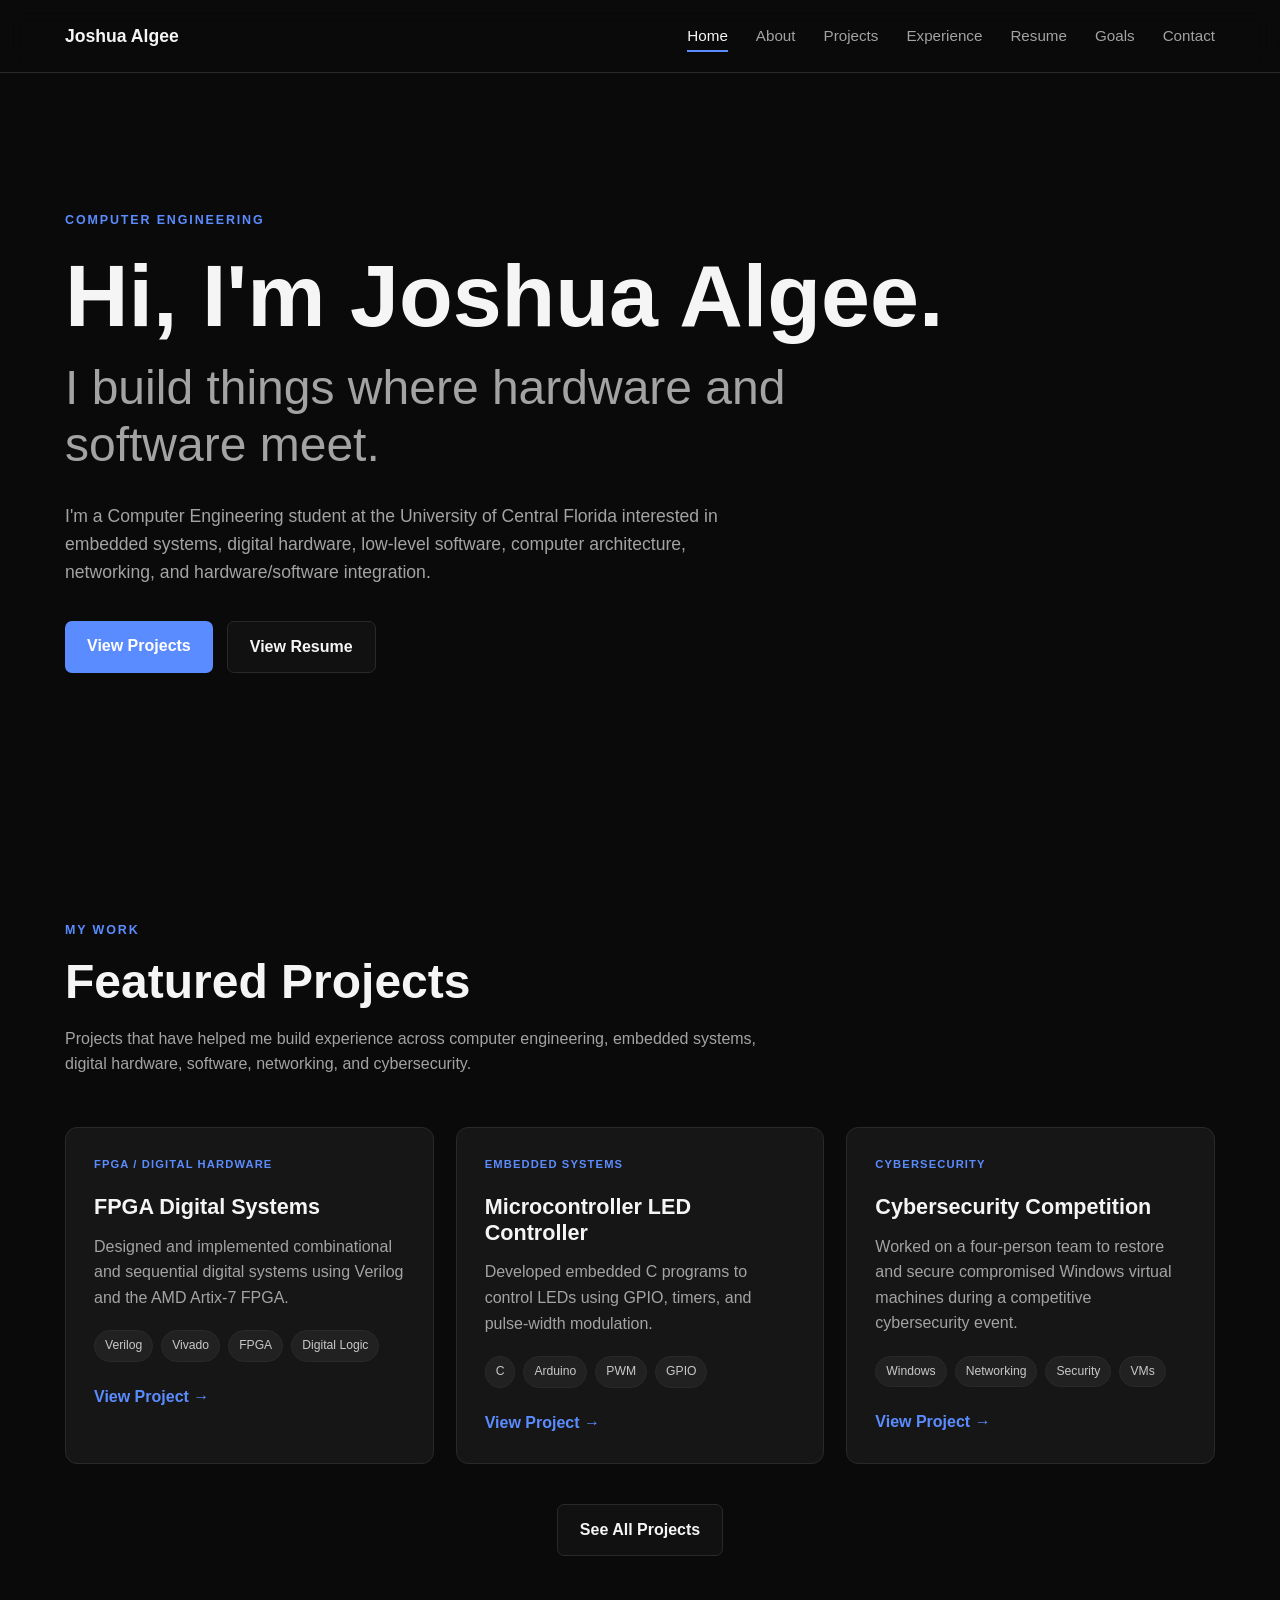
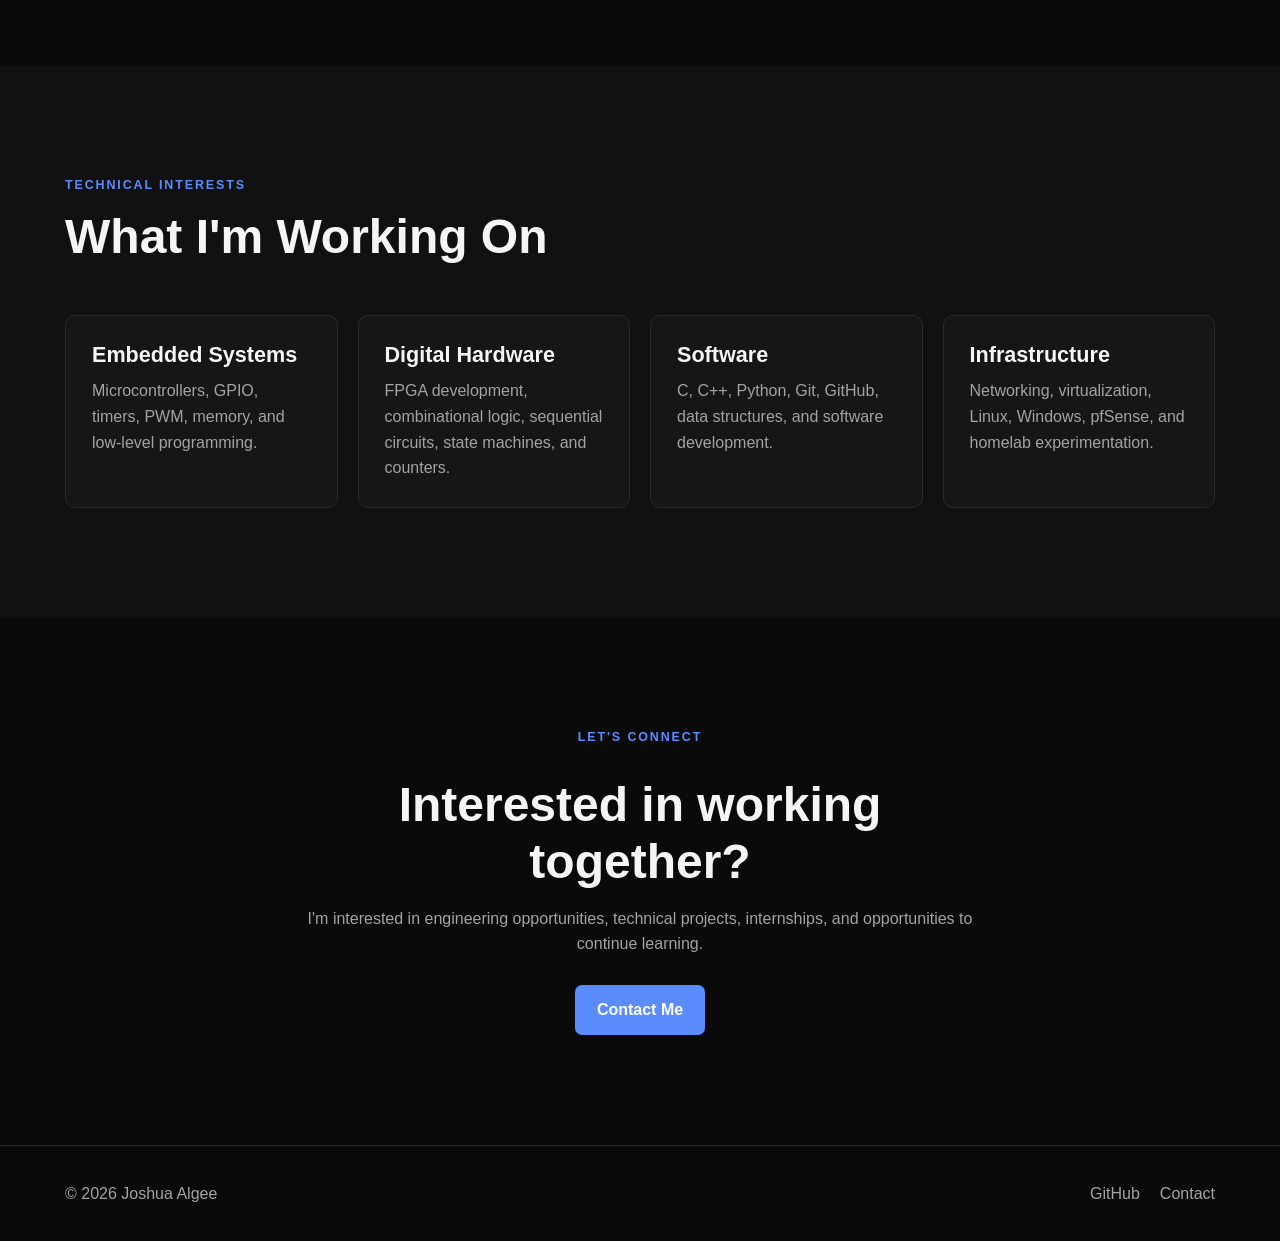
<file: index.html>
<!DOCTYPE html>
<html lang="en">

<head>
    <meta charset="UTF-8">

    <meta
        name="viewport"
        content="width=device-width, initial-scale=1.0"
    >

    <meta
        name="description"
        content="Joshua Algee - Computer Engineering student at the University of Central Florida. Projects in embedded systems, FPGA development, software, networking, and computer engineering."
    >

    <title>Joshua Algee | Computer Engineering</title>

    <link rel="stylesheet" href="styles.css">
</head>


<body data-page="home">

<header class="site-header">

    <nav class="navbar container">

        <a class="logo" href="index.html">
            Joshua Algee
        </a>

        <button
            class="menu-button"
            id="menu-button"
            aria-label="Open navigation menu"
        >
            ☰
        </button>

        <ul class="nav-links" id="nav-links">

            <li>
                <a data-nav="home" href="index.html">
                    Home
                </a>
            </li>

            <li>
                <a data-nav="about" href="about.html">
                    About
                </a>
            </li>

            <li>
                <a data-nav="projects" href="projects.html">
                    Projects
                </a>
            </li>

            <li>
                <a data-nav="experience" href="experience.html">
                    Experience
                </a>
            </li>

            <li>
                <a data-nav="resume" href="resume.html">
                    Resume
                </a>
            </li>

            <li>
                <a data-nav="goals" href="goals.html">
                    Goals
                </a>
            </li>

            <li>
                <a data-nav="contact" href="contact.html">
                    Contact
                </a>
            </li>

        </ul>

    </nav>

</header>


<main>

    <section class="hero">

        <div class="container hero-content">

            <p class="eyebrow">
                COMPUTER ENGINEERING
            </p>

            <h1>
                Hi, I'm Joshua Algee.
            </h1>

            <h2>
                I build things where hardware and software meet.
            </h2>

            <p class="hero-description">
                I'm a Computer Engineering student at the University of
                Central Florida interested in embedded systems, digital
                hardware, low-level software, computer architecture,
                networking, and hardware/software integration.
            </p>

            <div class="hero-buttons">

                <a
                    class="button primary-button"
                    href="projects.html"
                >
                    View Projects
                </a>

                <a
                    class="button secondary-button"
                    href="resume.html"
                >
                    View Resume
                </a>

            </div>

        </div>

    </section>


    <section class="section">

        <div class="container">

            <div class="section-heading">

                <p class="eyebrow">
                    MY WORK
                </p>

                <h2>
                    Featured Projects
                </h2>

                <p>
                    Projects that have helped me build experience across
                    computer engineering, embedded systems, digital hardware,
                    software, networking, and cybersecurity.
                </p>

            </div>


            <div class="project-grid">

                <article class="project-card">

                    <div class="project-content">

                        <p class="project-type">
                            FPGA / DIGITAL HARDWARE
                        </p>

                        <h3>
                            FPGA Digital Systems
                        </h3>

                        <p>
                            Designed and implemented combinational and
                            sequential digital systems using Verilog and
                            the AMD Artix-7 FPGA.
                        </p>

                        <div class="tags">
                            <span>Verilog</span>
                            <span>Vivado</span>
                            <span>FPGA</span>
                            <span>Digital Logic</span>
                        </div>

                        <a
                            class="text-link"
                            href="projects/fpga-digital-systems.html"
                        >
                            View Project →
                        </a>

                    </div>

                </article>


                <article class="project-card">

                    <div class="project-content">

                        <p class="project-type">
                            EMBEDDED SYSTEMS
                        </p>

                        <h3>
                            Microcontroller LED Controller
                        </h3>

                        <p>
                            Developed embedded C programs to control LEDs
                            using GPIO, timers, and pulse-width modulation.
                        </p>

                        <div class="tags">
                            <span>C</span>
                            <span>Arduino</span>
                            <span>PWM</span>
                            <span>GPIO</span>
                        </div>

                        <a
                            class="text-link"
                            href="projects/arduino-led-controller.html"
                        >
                            View Project →
                        </a>

                    </div>

                </article>


                <article class="project-card">

                    <div class="project-content">

                        <p class="project-type">
                            CYBERSECURITY
                        </p>

                        <h3>
                            Cybersecurity Competition
                        </h3>

                        <p>
                            Worked on a four-person team to restore and
                            secure compromised Windows virtual machines
                            during a competitive cybersecurity event.
                        </p>

                        <div class="tags">
                            <span>Windows</span>
                            <span>Networking</span>
                            <span>Security</span>
                            <span>VMs</span>
                        </div>

                        <a
                            class="text-link"
                            href="projects/cybersecurity-competition.html"
                        >
                            View Project →
                        </a>

                    </div>

                </article>

            </div>


            <div class="center-button">

                <a
                    href="projects.html"
                    class="button secondary-button"
                >
                    See All Projects
                </a>

            </div>

        </div>

    </section>


    <section class="section alternate-section">

        <div class="container">

            <div class="section-heading">

                <p class="eyebrow">
                    TECHNICAL INTERESTS
                </p>

                <h2>
                    What I'm Working On
                </h2>

            </div>


            <div class="skills-grid">

                <div class="skill-card">

                    <h3>
                        Embedded Systems
                    </h3>

                    <p>
                        Microcontrollers, GPIO, timers, PWM,
                        memory, and low-level programming.
                    </p>

                </div>


                <div class="skill-card">

                    <h3>
                        Digital Hardware
                    </h3>

                    <p>
                        FPGA development, combinational logic,
                        sequential circuits, state machines, and counters.
                    </p>

                </div>


                <div class="skill-card">

                    <h3>
                        Software
                    </h3>

                    <p>
                        C, C++, Python, Git, GitHub,
                        data structures, and software development.
                    </p>

                </div>


                <div class="skill-card">

                    <h3>
                        Infrastructure
                    </h3>

                    <p>
                        Networking, virtualization, Linux,
                        Windows, pfSense, and homelab experimentation.
                    </p>

                </div>

            </div>

        </div>

    </section>


    <section class="section">

        <div class="container contact-cta">

            <p class="eyebrow">
                LET'S CONNECT
            </p>

            <h2>
                Interested in working together?
            </h2>

            <p>
                I'm interested in engineering opportunities,
                technical projects, internships, and opportunities
                to continue learning.
            </p>

            <a
                class="button primary-button"
                href="contact.html"
            >
                Contact Me
            </a>

        </div>

    </section>

</main>


<footer>

    <div class="container footer-content">

        <p>
            © <span id="year"></span> Joshua Algee
        </p>

        <div class="footer-links">

            <a
                href="https://github.com/joshua-algee"
                target="_blank"
                rel="noopener noreferrer"
            >
                GitHub
            </a>

            <a href="contact.html">
                Contact
            </a>

        </div>

    </div>

</footer>


<script src="script.js"></script>

</body>

</html>
</file>
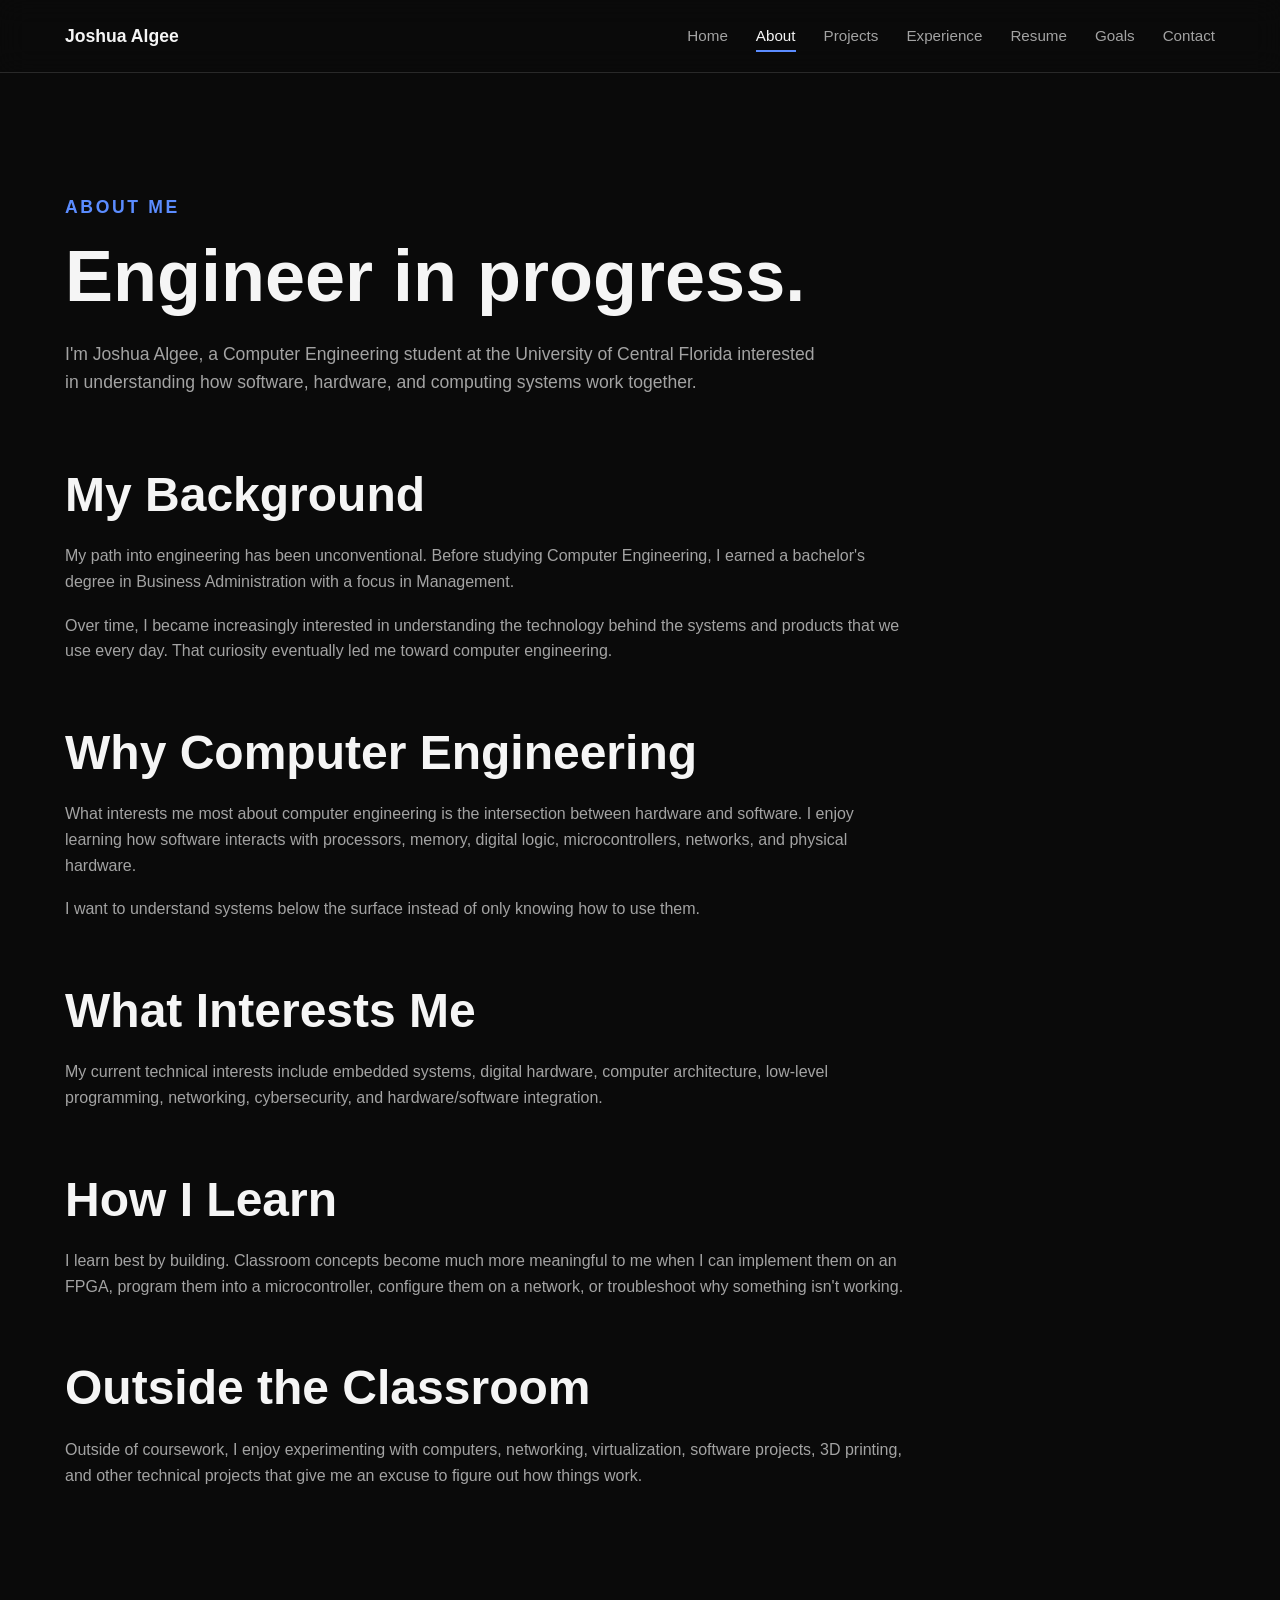
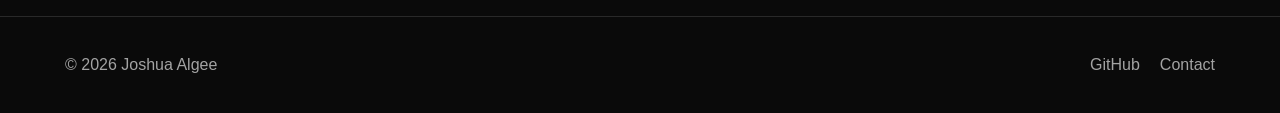
<file: about.html>
<!DOCTYPE html>
<html lang="en">

<head>
    <meta charset="UTF-8">

    <meta
        name="viewport"
        content="width=device-width, initial-scale=1.0"
    >

    <title>About | Joshua Algee</title>

    <link rel="stylesheet" href="styles.css">
</head>


<body data-page="about">

<header class="site-header">

    <nav class="navbar container">

        <a class="logo" href="index.html">
            Joshua Algee
        </a>

        <button
            class="menu-button"
            id="menu-button"
            aria-label="Open navigation menu"
        >
            ☰
        </button>

        <ul class="nav-links" id="nav-links">

            <li><a data-nav="home" href="index.html">Home</a></li>
            <li><a data-nav="about" href="about.html">About</a></li>
            <li><a data-nav="projects" href="projects.html">Projects</a></li>
            <li><a data-nav="experience" href="experience.html">Experience</a></li>
            <li><a data-nav="resume" href="resume.html">Resume</a></li>
            <li><a data-nav="goals" href="goals.html">Goals</a></li>
            <li><a data-nav="contact" href="contact.html">Contact</a></li>

        </ul>

    </nav>

</header>


<main>

    <section class="page-header">

        <div class="container">

            <p class="eyebrow">
                ABOUT ME
            </p>

            <h1>
                Engineer in progress.
            </h1>

            <p>
                I'm Joshua Algee, a Computer Engineering student at the
                University of Central Florida interested in understanding
                how software, hardware, and computing systems work together.
            </p>

        </div>

    </section>


    <section class="content-section">

        <div class="container">

            <h2>
                My Background
            </h2>

            <p>
                My path into engineering has been unconventional.
                Before studying Computer Engineering, I earned a bachelor's
                degree in Business Administration with a focus in Management.
            </p>

            <p>
                Over time, I became increasingly interested in understanding
                the technology behind the systems and products that we use
                every day. That curiosity eventually led me toward computer
                engineering.
            </p>


            <h2>
                Why Computer Engineering
            </h2>

            <p>
                What interests me most about computer engineering is the
                intersection between hardware and software. I enjoy learning
                how software interacts with processors, memory, digital logic,
                microcontrollers, networks, and physical hardware.
            </p>

            <p>
                I want to understand systems below the surface instead of only
                knowing how to use them.
            </p>


            <h2>
                What Interests Me
            </h2>

            <p>
                My current technical interests include embedded systems,
                digital hardware, computer architecture, low-level
                programming, networking, cybersecurity, and
                hardware/software integration.
            </p>


            <h2>
                How I Learn
            </h2>

            <p>
                I learn best by building. Classroom concepts become much more
                meaningful to me when I can implement them on an FPGA,
                program them into a microcontroller, configure them on a
                network, or troubleshoot why something isn't working.
            </p>


            <h2>
                Outside the Classroom
            </h2>

            <p>
                Outside of coursework, I enjoy experimenting with computers,
                networking, virtualization, software projects, 3D printing,
                and other technical projects that give me an excuse to figure
                out how things work.
            </p>

        </div>

    </section>

</main>


<footer>

    <div class="container footer-content">

        <p>
            © <span id="year"></span> Joshua Algee
        </p>

        <div class="footer-links">

            <a
                href="https://github.com/joshua-algee"
                target="_blank"
                rel="noopener noreferrer"
            >
                GitHub
            </a>

            <a href="contact.html">
                Contact
            </a>

        </div>

    </div>

</footer>


<script src="script.js"></script>

</body>

</html>
</file>
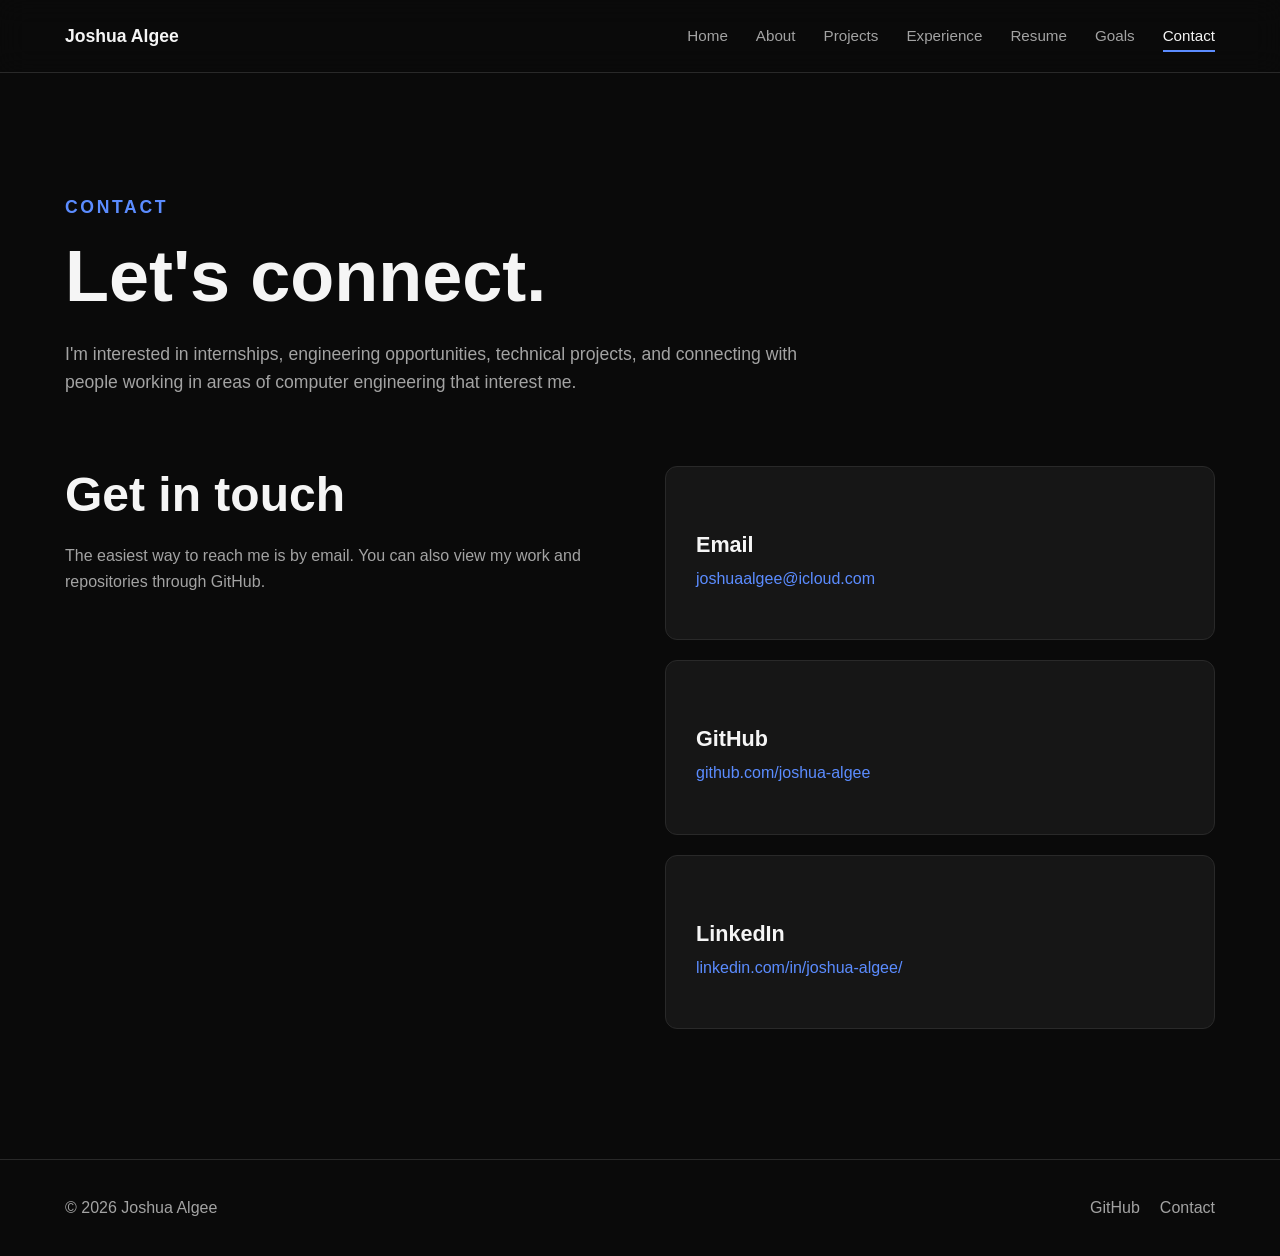
<file: contact.html>
<!DOCTYPE html>
<html lang="en">

<head>
    <meta charset="UTF-8">

    <meta
        name="viewport"
        content="width=device-width, initial-scale=1.0"
    >

    <title>Contact | Joshua Algee</title>

    <link rel="stylesheet" href="styles.css">
</head>


<body data-page="contact">

<header class="site-header">

    <nav class="navbar container">

        <a class="logo" href="index.html">
            Joshua Algee
        </a>

        <button
            class="menu-button"
            id="menu-button"
            aria-label="Open navigation menu"
        >
            ☰
        </button>

        <ul class="nav-links" id="nav-links">

            <li><a data-nav="home" href="index.html">Home</a></li>
            <li><a data-nav="about" href="about.html">About</a></li>
            <li><a data-nav="projects" href="projects.html">Projects</a></li>
            <li><a data-nav="experience" href="experience.html">Experience</a></li>
            <li><a data-nav="resume" href="resume.html">Resume</a></li>
            <li><a data-nav="goals" href="goals.html">Goals</a></li>
            <li><a data-nav="contact" href="contact.html">Contact</a></li>

        </ul>

    </nav>

</header>


<main>

    <section class="page-header">

        <div class="container">

            <p class="eyebrow">
                CONTACT
            </p>

            <h1>
                Let's connect.
            </h1>

            <p>
                I'm interested in internships, engineering opportunities,
                technical projects, and connecting with people working
                in areas of computer engineering that interest me.
            </p>

        </div>

    </section>


    <section class="content-section">

        <div class="container">

            <div class="contact-layout">

                <div>

                    <h2>
                        Get in touch
                    </h2>

                    <p>
                        The easiest way to reach me is by email.
                        You can also view my work and repositories
                        through GitHub.
                    </p>

                </div>


                <div>

                    <div class="contact-card">

                        <h3>
                            Email
                        </h3>

                        <p>
                            <a href="mailto:joshuaalgee@icloud.com">
                                joshuaalgee@icloud.com
                            </a>
                        </p>

                    </div>


                    <div class="contact-card">

                        <h3>
                            GitHub
                        </h3>

                        <p>
                            <a
                                href="https://github.com/joshua-algee"
                                target="_blank"
                                rel="noopener noreferrer"
                            >
                                github.com/joshua-algee
                            </a>
                        </p>

                    </div>


                    <div class="contact-card">

                        <h3>
                            LinkedIn
                        </h3>

                        <p>
                             <a
                                href="https://www.linkedin.com/in/joshuaalgee/"
                                target="_blank"
                                rel="noopener noreferrer"
                            >
                                linkedin.com/in/joshua-algee/
                            </a>
                        </p>

                    </div>

                </div>

            </div>

        </div>

    </section>

</main>


<footer>

    <div class="container footer-content">

        <p>
            © <span id="year"></span> Joshua Algee
        </p>

        <div class="footer-links">

            <a
                href="https://github.com/joshua-algee"
                target="_blank"
                rel="noopener noreferrer"
            >
                GitHub
            </a>

            <a href="contact.html">
                Contact
            </a>

        </div>

    </div>

</footer>


<script src="script.js"></script>

</body>

</html>
</file>
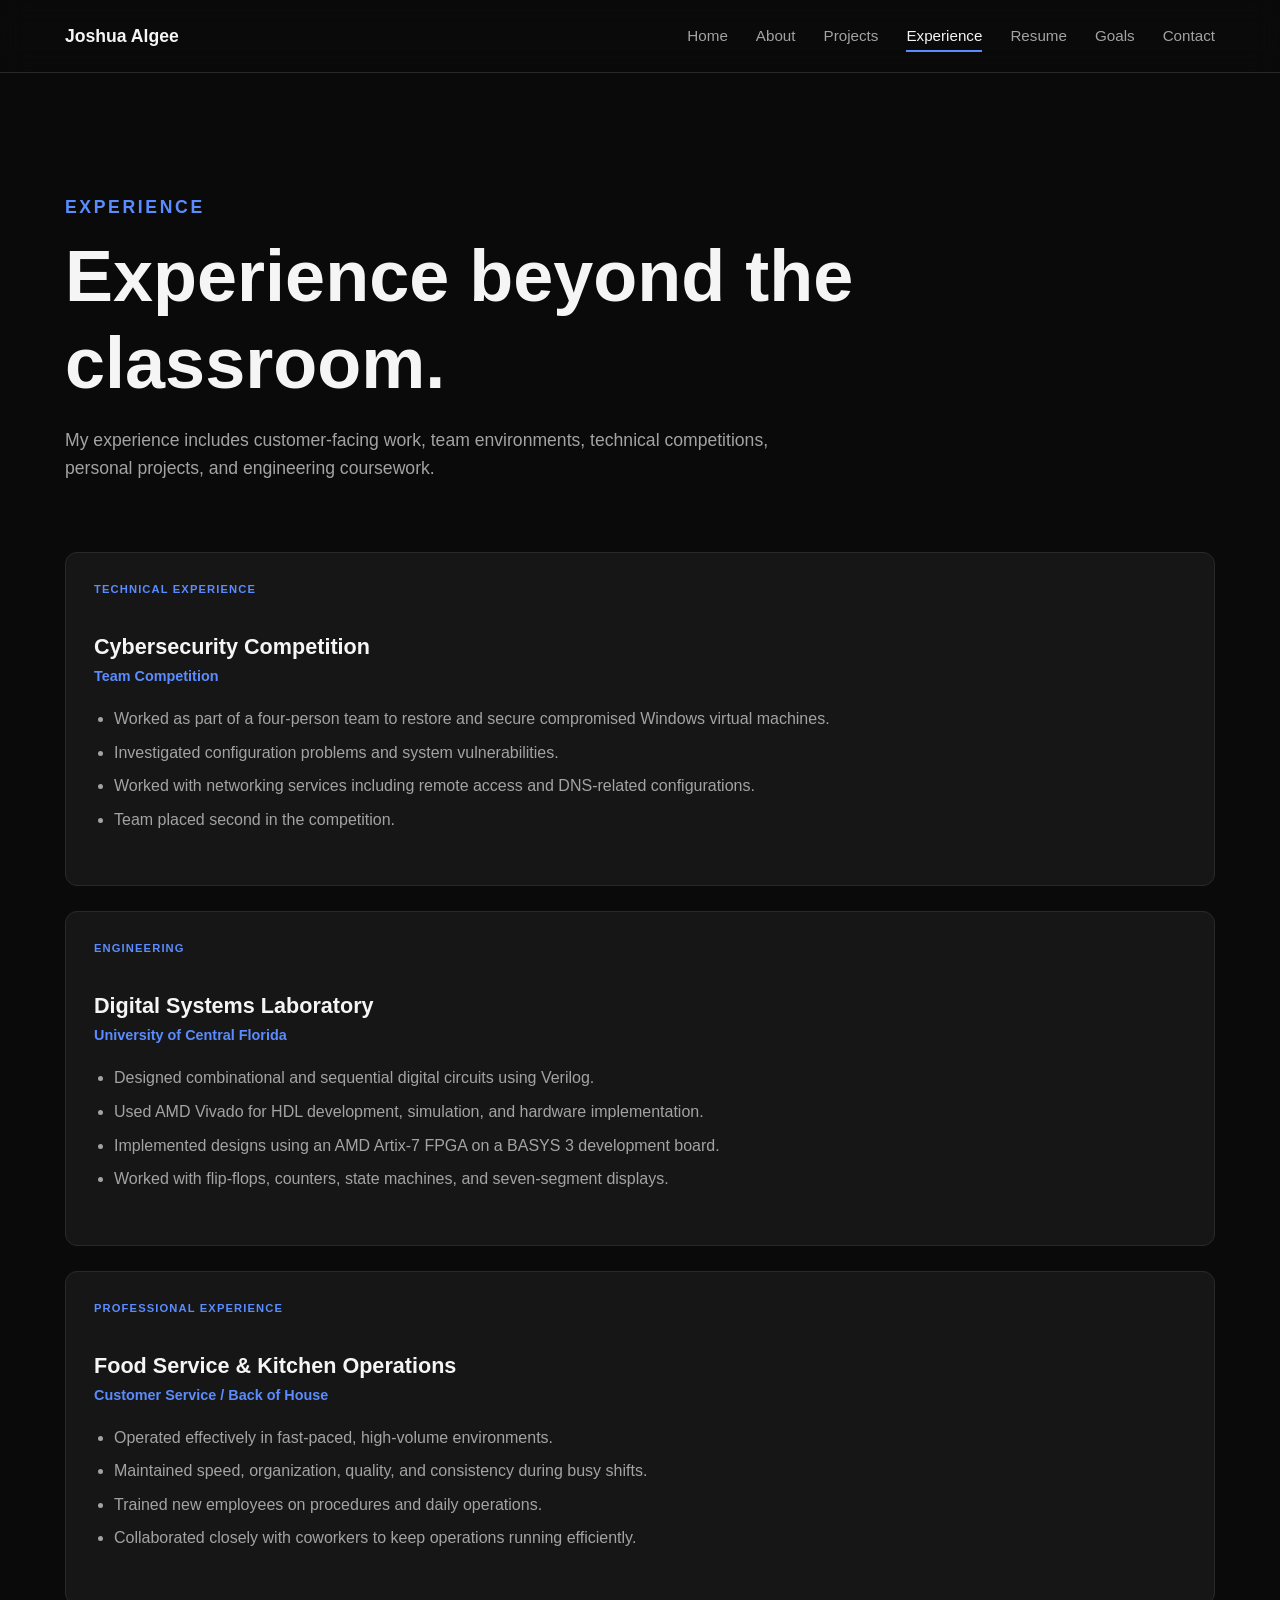
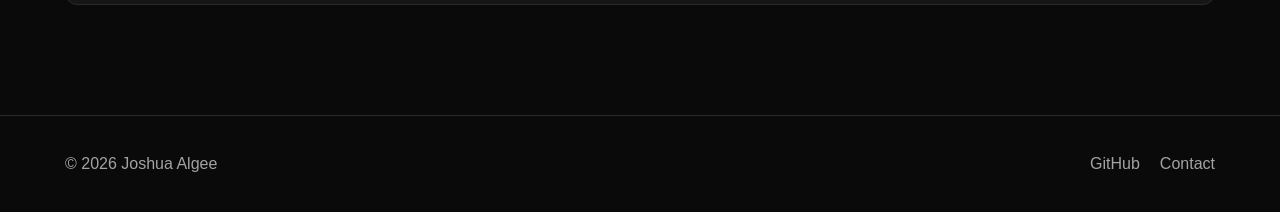
<file: experience.html>
<!DOCTYPE html>
<html lang="en">

<head>
    <meta charset="UTF-8">

    <meta
        name="viewport"
        content="width=device-width, initial-scale=1.0"
    >

    <title>Experience | Joshua Algee</title>

    <link rel="stylesheet" href="styles.css">
</head>


<body data-page="experience">

<header class="site-header">

    <nav class="navbar container">

        <a class="logo" href="index.html">
            Joshua Algee
        </a>

        <button
            class="menu-button"
            id="menu-button"
            aria-label="Open navigation menu"
        >
            ☰
        </button>

        <ul class="nav-links" id="nav-links">

            <li><a data-nav="home" href="index.html">Home</a></li>
            <li><a data-nav="about" href="about.html">About</a></li>
            <li><a data-nav="projects" href="projects.html">Projects</a></li>
            <li><a data-nav="experience" href="experience.html">Experience</a></li>
            <li><a data-nav="resume" href="resume.html">Resume</a></li>
            <li><a data-nav="goals" href="goals.html">Goals</a></li>
            <li><a data-nav="contact" href="contact.html">Contact</a></li>

        </ul>

    </nav>

</header>


<main>

    <section class="page-header">

        <div class="container">

            <p class="eyebrow">
                EXPERIENCE
            </p>

            <h1>
                Experience beyond the classroom.
            </h1>

            <p>
                My experience includes customer-facing work,
                team environments, technical competitions,
                personal projects, and engineering coursework.
            </p>

        </div>

    </section>


    <section class="content-section">

        <div class="container">

            <div class="timeline">

                <div class="timeline-item">

                    <p class="project-type">
                        TECHNICAL EXPERIENCE
                    </p>

                    <h3>
                        Cybersecurity Competition
                    </h3>

                    <p class="timeline-meta">
                        Team Competition
                    </p>

                    <ul>
                        <li>
                            Worked as part of a four-person team to restore
                            and secure compromised Windows virtual machines.
                        </li>

                        <li>
                            Investigated configuration problems and
                            system vulnerabilities.
                        </li>

                        <li>
                            Worked with networking services including
                            remote access and DNS-related configurations.
                        </li>

                        <li>
                            Team placed second in the competition.
                        </li>
                    </ul>

                </div>


                <div class="timeline-item">

                    <p class="project-type">
                        ENGINEERING
                    </p>

                    <h3>
                        Digital Systems Laboratory
                    </h3>

                    <p class="timeline-meta">
                        University of Central Florida
                    </p>

                    <ul>
                        <li>
                            Designed combinational and sequential digital
                            circuits using Verilog.
                        </li>

                        <li>
                            Used AMD Vivado for HDL development,
                            simulation, and hardware implementation.
                        </li>

                        <li>
                            Implemented designs using an AMD Artix-7 FPGA
                            on a BASYS 3 development board.
                        </li>

                        <li>
                            Worked with flip-flops, counters,
                            state machines, and seven-segment displays.
                        </li>
                    </ul>

                </div>


                <div class="timeline-item">

                    <p class="project-type">
                        PROFESSIONAL EXPERIENCE
                    </p>

                    <h3>
                        Food Service & Kitchen Operations
                    </h3>

                    <p class="timeline-meta">
                        Customer Service / Back of House
                    </p>

                    <ul>
                        <li>
                            Operated effectively in fast-paced,
                            high-volume environments.
                        </li>

                        <li>
                            Maintained speed, organization, quality,
                            and consistency during busy shifts.
                        </li>

                        <li>
                            Trained new employees on procedures
                            and daily operations.
                        </li>

                        <li>
                            Collaborated closely with coworkers
                            to keep operations running efficiently.
                        </li>
                    </ul>

                </div>

            </div>

        </div>

    </section>

</main>


<footer>

    <div class="container footer-content">

        <p>
            © <span id="year"></span> Joshua Algee
        </p>

        <div class="footer-links">

            <a
                href="https://github.com/joshua-algee"
                target="_blank"
                rel="noopener noreferrer"
            >
                GitHub
            </a>

            <a href="contact.html">
                Contact
            </a>

        </div>

    </div>

</footer>


<script src="script.js"></script>

</body>

</html>
</file>
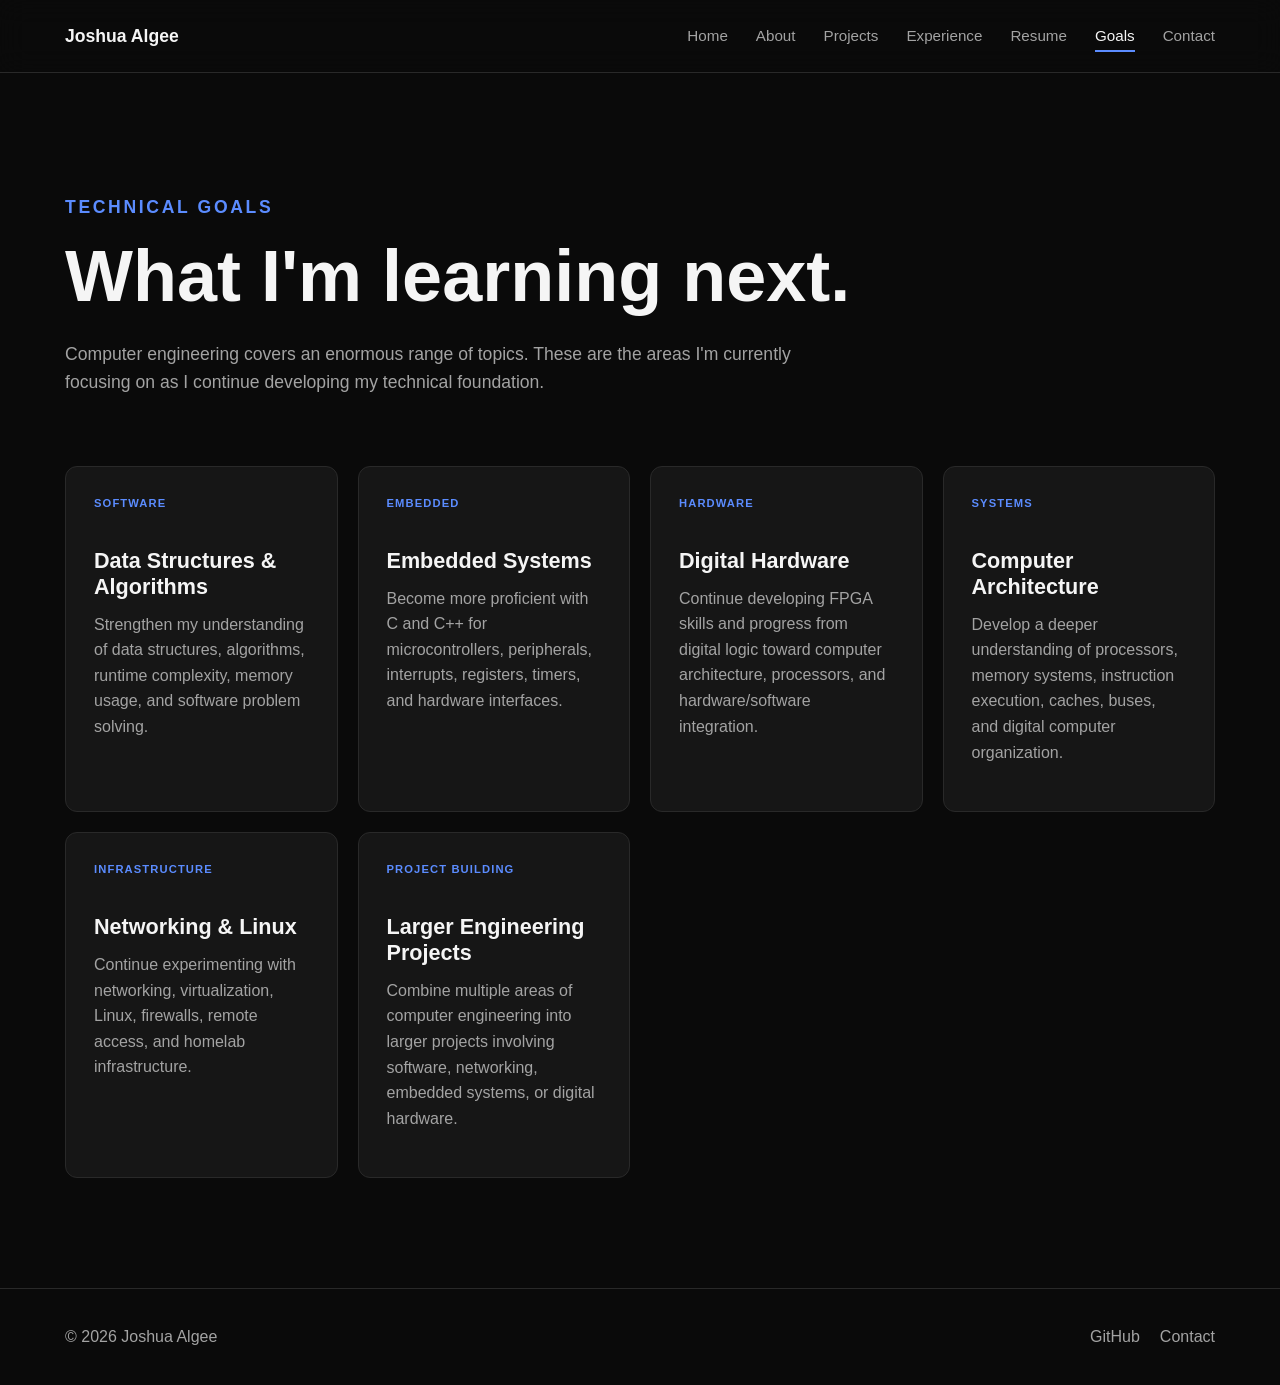
<file: goals.html>
<!DOCTYPE html>
<html lang="en">

<head>
    <meta charset="UTF-8">

    <meta
        name="viewport"
        content="width=device-width, initial-scale=1.0"
    >

    <title>Goals | Joshua Algee</title>

    <link rel="stylesheet" href="styles.css">
</head>


<body data-page="goals">

<header class="site-header">

    <nav class="navbar container">

        <a class="logo" href="index.html">
            Joshua Algee
        </a>

        <button
            class="menu-button"
            id="menu-button"
            aria-label="Open navigation menu"
        >
            ☰
        </button>

        <ul class="nav-links" id="nav-links">

            <li><a data-nav="home" href="index.html">Home</a></li>
            <li><a data-nav="about" href="about.html">About</a></li>
            <li><a data-nav="projects" href="projects.html">Projects</a></li>
            <li><a data-nav="experience" href="experience.html">Experience</a></li>
            <li><a data-nav="resume" href="resume.html">Resume</a></li>
            <li><a data-nav="goals" href="goals.html">Goals</a></li>
            <li><a data-nav="contact" href="contact.html">Contact</a></li>

        </ul>

    </nav>

</header>


<main>

    <section class="page-header">

        <div class="container">

            <p class="eyebrow">
                TECHNICAL GOALS
            </p>

            <h1>
                What I'm learning next.
            </h1>

            <p>
                Computer engineering covers an enormous range of topics.
                These are the areas I'm currently focusing on as I continue
                developing my technical foundation.
            </p>

        </div>

    </section>


    <section class="content-section">

        <div class="container">

            <div class="goal-grid">

                <div class="goal-card">

                    <p class="project-type">
                        SOFTWARE
                    </p>

                    <h3>
                        Data Structures & Algorithms
                    </h3>

                    <p>
                        Strengthen my understanding of data structures,
                        algorithms, runtime complexity, memory usage,
                        and software problem solving.
                    </p>

                </div>


                <div class="goal-card">

                    <p class="project-type">
                        EMBEDDED
                    </p>

                    <h3>
                        Embedded Systems
                    </h3>

                    <p>
                        Become more proficient with C and C++ for
                        microcontrollers, peripherals, interrupts,
                        registers, timers, and hardware interfaces.
                    </p>

                </div>


                <div class="goal-card">

                    <p class="project-type">
                        HARDWARE
                    </p>

                    <h3>
                        Digital Hardware
                    </h3>

                    <p>
                        Continue developing FPGA skills and progress
                        from digital logic toward computer architecture,
                        processors, and hardware/software integration.
                    </p>

                </div>


                <div class="goal-card">

                    <p class="project-type">
                        SYSTEMS
                    </p>

                    <h3>
                        Computer Architecture
                    </h3>

                    <p>
                        Develop a deeper understanding of processors,
                        memory systems, instruction execution,
                        caches, buses, and digital computer organization.
                    </p>

                </div>


                <div class="goal-card">

                    <p class="project-type">
                        INFRASTRUCTURE
                    </p>

                    <h3>
                        Networking & Linux
                    </h3>

                    <p>
                        Continue experimenting with networking,
                        virtualization, Linux, firewalls,
                        remote access, and homelab infrastructure.
                    </p>

                </div>


                <div class="goal-card">

                    <p class="project-type">
                        PROJECT BUILDING
                    </p>

                    <h3>
                        Larger Engineering Projects
                    </h3>

                    <p>
                        Combine multiple areas of computer engineering
                        into larger projects involving software,
                        networking, embedded systems, or digital hardware.
                    </p>

                </div>

            </div>

        </div>

    </section>

</main>


<footer>

    <div class="container footer-content">

        <p>
            © <span id="year"></span> Joshua Algee
        </p>

        <div class="footer-links">

            <a
                href="https://github.com/joshua-algee"
                target="_blank"
                rel="noopener noreferrer"
            >
                GitHub
            </a>

            <a href="contact.html">
                Contact
            </a>

        </div>

    </div>

</footer>


<script src="script.js"></script>

</body>

</html>
</file>
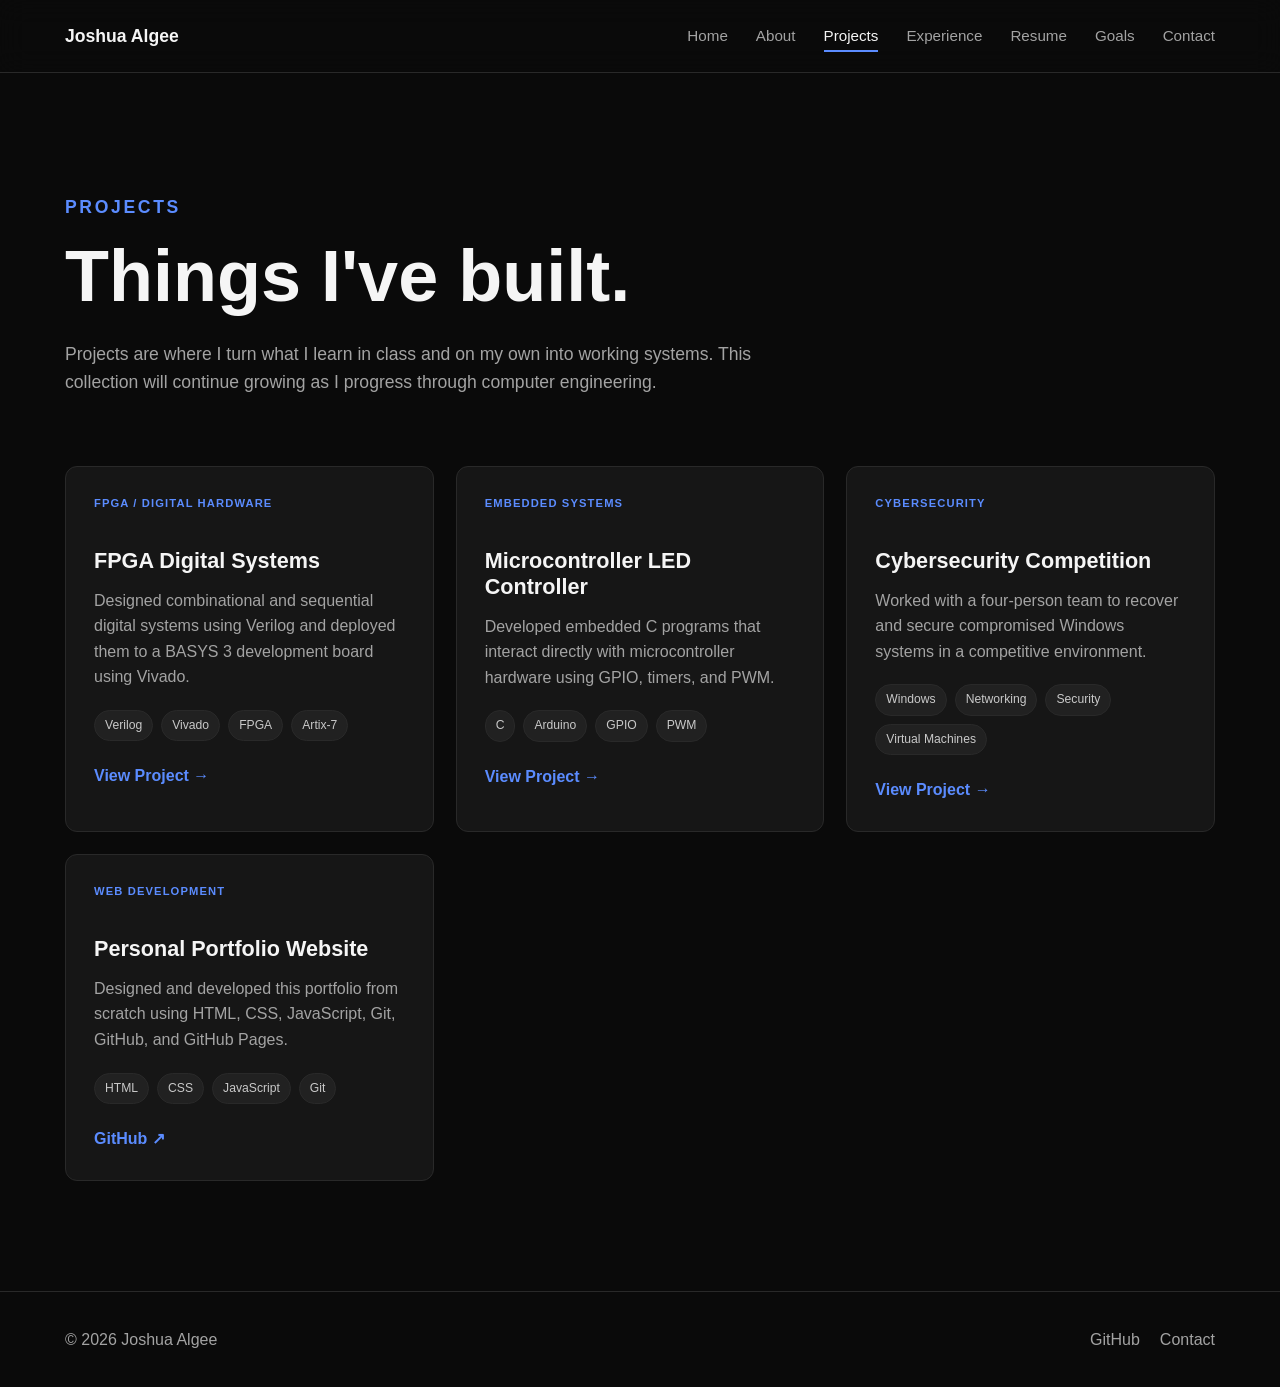
<file: projects.html>
<!DOCTYPE html>
<html lang="en">

<head>
    <meta charset="UTF-8">

    <meta
        name="viewport"
        content="width=device-width, initial-scale=1.0"
    >

    <title>Projects | Joshua Algee</title>

    <link rel="stylesheet" href="styles.css">
</head>


<body data-page="projects">

<header class="site-header">

    <nav class="navbar container">

        <a class="logo" href="index.html">
            Joshua Algee
        </a>

        <button
            class="menu-button"
            id="menu-button"
            aria-label="Open navigation menu"
        >
            ☰
        </button>

        <ul class="nav-links" id="nav-links">

            <li><a data-nav="home" href="index.html">Home</a></li>
            <li><a data-nav="about" href="about.html">About</a></li>
            <li><a data-nav="projects" href="projects.html">Projects</a></li>
            <li><a data-nav="experience" href="experience.html">Experience</a></li>
            <li><a data-nav="resume" href="resume.html">Resume</a></li>
            <li><a data-nav="goals" href="goals.html">Goals</a></li>
            <li><a data-nav="contact" href="contact.html">Contact</a></li>

        </ul>

    </nav>

</header>


<main>

    <section class="page-header">

        <div class="container">

            <p class="eyebrow">
                PROJECTS
            </p>

            <h1>
                Things I've built.
            </h1>

            <p>
                Projects are where I turn what I learn in class and on my own
                into working systems. This collection will continue growing as
                I progress through computer engineering.
            </p>

        </div>

    </section>


    <section class="content-section">

        <div class="container">

            <div class="project-grid">

                <article class="project-card">

                    <div class="project-content">

                        <p class="project-type">
                            FPGA / DIGITAL HARDWARE
                        </p>

                        <h3>
                            FPGA Digital Systems
                        </h3>

                        <p>
                            Designed combinational and sequential digital
                            systems using Verilog and deployed them to a
                            BASYS 3 development board using Vivado.
                        </p>

                        <div class="tags">
                            <span>Verilog</span>
                            <span>Vivado</span>
                            <span>FPGA</span>
                            <span>Artix-7</span>
                        </div>

                        <a
                            href="projects/fpga-digital-systems.html"
                            class="text-link"
                        >
                            View Project →
                        </a>

                    </div>

                </article>


                <article class="project-card">

                    <div class="project-content">

                        <p class="project-type">
                            EMBEDDED SYSTEMS
                        </p>

                        <h3>
                            Microcontroller LED Controller
                        </h3>

                        <p>
                            Developed embedded C programs that interact
                            directly with microcontroller hardware using
                            GPIO, timers, and PWM.
                        </p>

                        <div class="tags">
                            <span>C</span>
                            <span>Arduino</span>
                            <span>GPIO</span>
                            <span>PWM</span>
                        </div>

                        <a
                            href="projects/arduino-led-controller.html"
                            class="text-link"
                        >
                            View Project →
                        </a>

                    </div>

                </article>


                <article class="project-card">

                    <div class="project-content">

                        <p class="project-type">
                            CYBERSECURITY
                        </p>

                        <h3>
                            Cybersecurity Competition
                        </h3>

                        <p>
                            Worked with a four-person team to recover and
                            secure compromised Windows systems in a
                            competitive environment.
                        </p>

                        <div class="tags">
                            <span>Windows</span>
                            <span>Networking</span>
                            <span>Security</span>
                            <span>Virtual Machines</span>
                        </div>

                        <a
                            href="projects/cybersecurity-competition.html"
                            class="text-link"
                        >
                            View Project →
                        </a>

                    </div>

                </article>


                <article class="project-card">

                    <div class="project-content">

                        <p class="project-type">
                            WEB DEVELOPMENT
                        </p>

                        <h3>
                            Personal Portfolio Website
                        </h3>

                        <p>
                            Designed and developed this portfolio from
                            scratch using HTML, CSS, JavaScript, Git,
                            GitHub, and GitHub Pages.
                        </p>

                        <div class="tags">
                            <span>HTML</span>
                            <span>CSS</span>
                            <span>JavaScript</span>
                            <span>Git</span>
                        </div>

                        <a
                            href="https://github.com/joshua-algee/JoshuaAlgeePortfolio"
                            class="text-link"
                            target="_blank"
                            rel="noopener noreferrer"
                        >
                            GitHub ↗
                        </a>

                    </div>

                </article>

            </div>

        </div>

    </section>

</main>


<footer>

    <div class="container footer-content">

        <p>
            © <span id="year"></span> Joshua Algee
        </p>

        <div class="footer-links">

            <a
                href="https://github.com/joshua-algee"
                target="_blank"
                rel="noopener noreferrer"
            >
                GitHub
            </a>

            <a href="contact.html">
                Contact
            </a>

        </div>

    </div>

</footer>


<script src="script.js"></script>

</body>

</html>
</file>
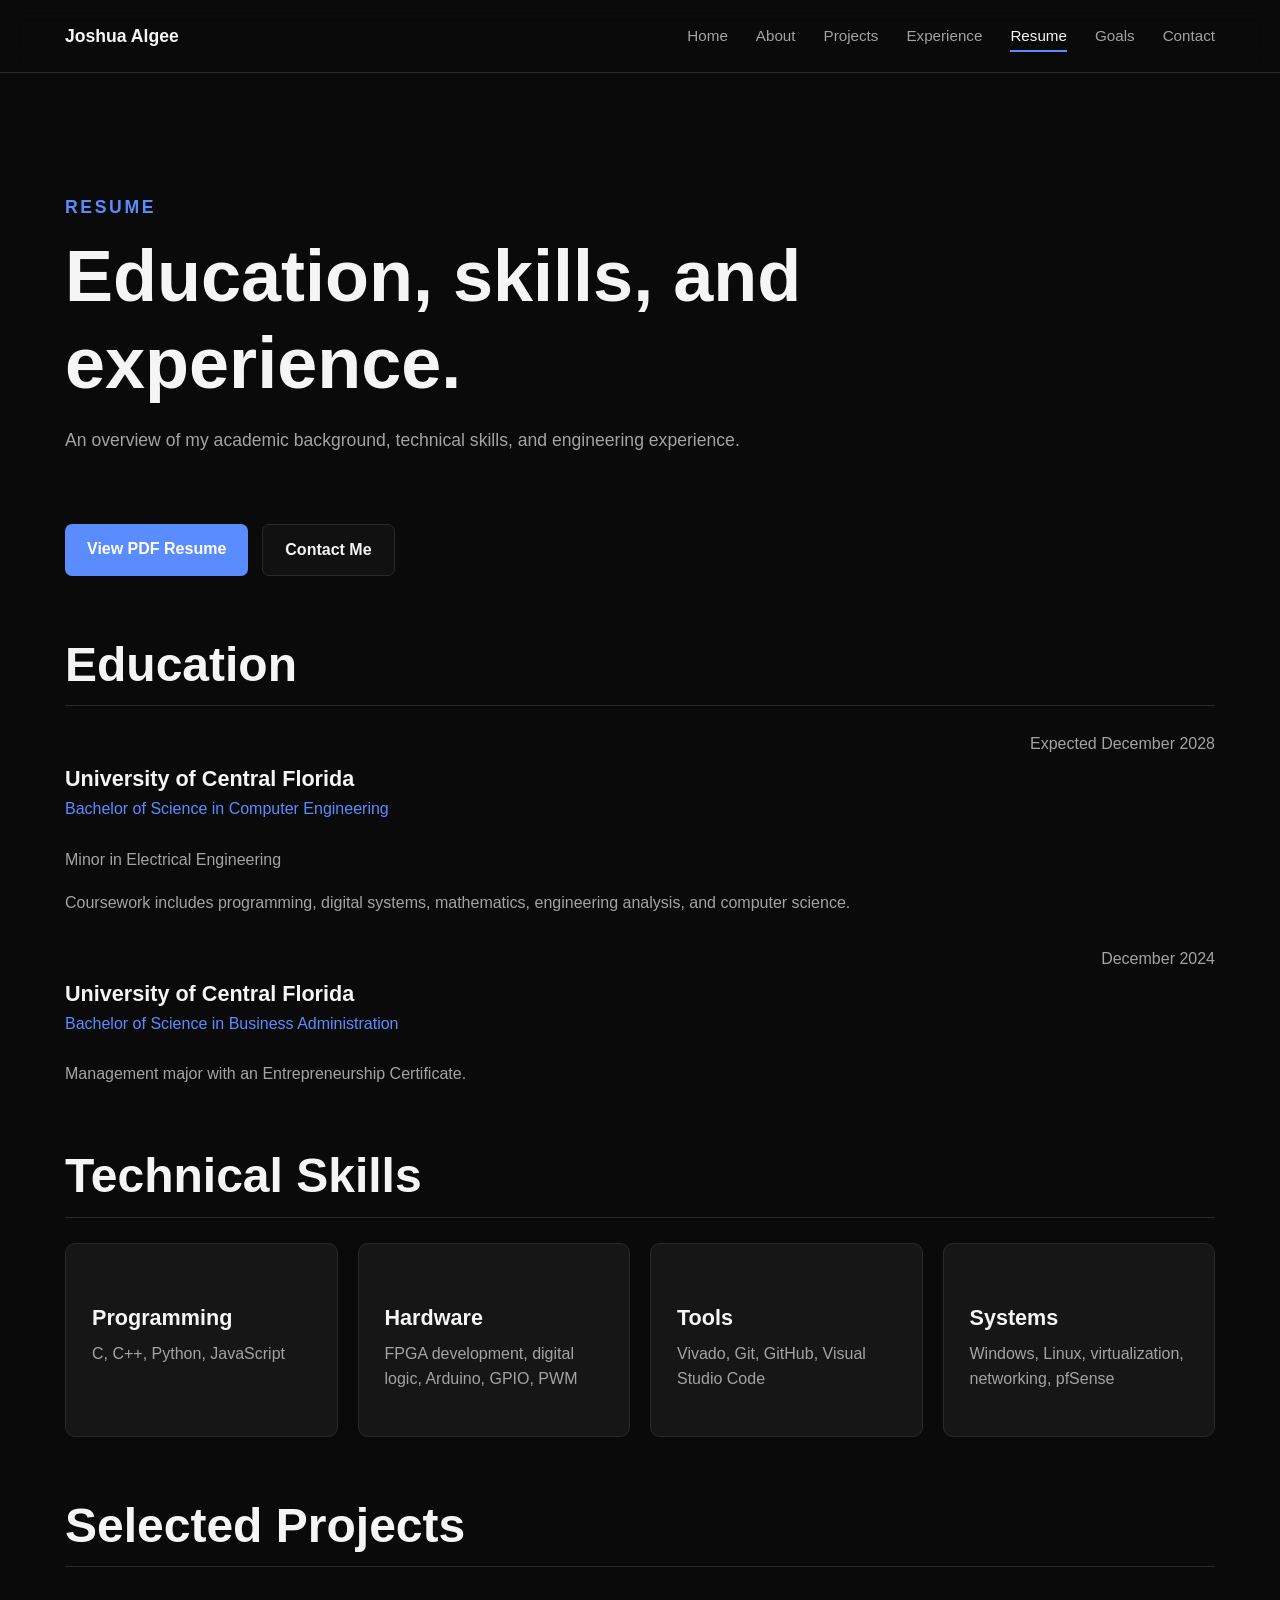
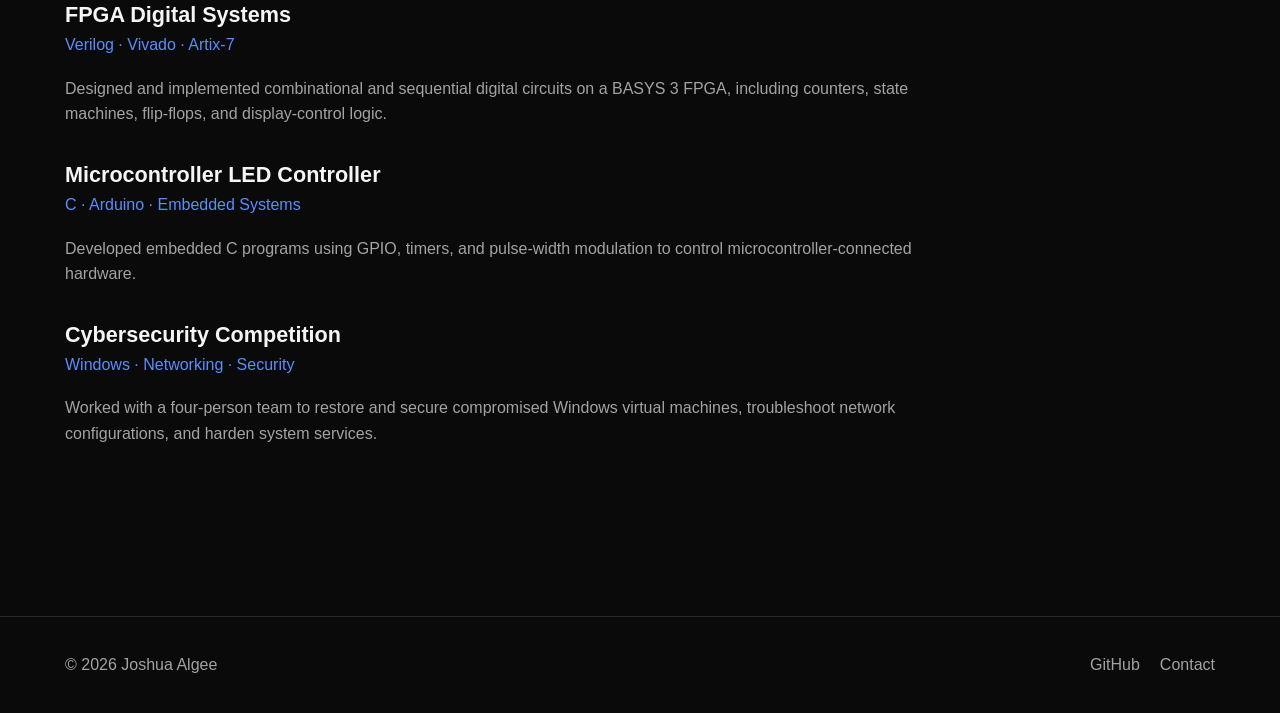
<file: resume.html>
<!DOCTYPE html>
<html lang="en">

<head>
    <meta charset="UTF-8">

    <meta
        name="viewport"
        content="width=device-width, initial-scale=1.0"
    >

    <title>Resume | Joshua Algee</title>

    <link rel="stylesheet" href="styles.css">
</head>


<body data-page="resume">

<header class="site-header">

    <nav class="navbar container">

        <a class="logo" href="index.html">
            Joshua Algee
        </a>

        <button
            class="menu-button"
            id="menu-button"
            aria-label="Open navigation menu"
        >
            ☰
        </button>

        <ul class="nav-links" id="nav-links">

            <li><a data-nav="home" href="index.html">Home</a></li>
            <li><a data-nav="about" href="about.html">About</a></li>
            <li><a data-nav="projects" href="projects.html">Projects</a></li>
            <li><a data-nav="experience" href="experience.html">Experience</a></li>
            <li><a data-nav="resume" href="resume.html">Resume</a></li>
            <li><a data-nav="goals" href="goals.html">Goals</a></li>
            <li><a data-nav="contact" href="contact.html">Contact</a></li>

        </ul>

    </nav>

</header>


<main>

    <section class="page-header">

        <div class="container">

            <p class="eyebrow">
                RESUME
            </p>

            <h1>
                Education, skills, and experience.
            </h1>

            <p>
                An overview of my academic background,
                technical skills, and engineering experience.
            </p>

        </div>

    </section>


    <section class="content-section">

        <div class="container">

            <div class="resume-actions">

                <a
                    class="button primary-button"
                    href="assets/documents/Joshua-Algee-Resume.pdf"
                    target="_blank"
                >
                    View PDF Resume
                </a>

                <a
                    class="button secondary-button"
                    href="contact.html"
                >
                    Contact Me
                </a>

            </div>


            <div class="resume-section">

                <h2>
                    Education
                </h2>


                <div class="resume-entry">

                    <div class="resume-entry-header">

                        <div>

                            <h3>
                                University of Central Florida
                            </h3>

                            <p class="resume-subtitle">
                                Bachelor of Science in Computer Engineering
                            </p>

                        </div>

                        <p class="resume-date">
                            Expected December 2028
                        </p>

                    </div>

                    <p>
                        Minor in Electrical Engineering
                    </p>

                    <p>
                        Coursework includes programming,
                        digital systems, mathematics,
                        engineering analysis, and computer science.
                    </p>

                </div>


                <div class="resume-entry">

                    <div class="resume-entry-header">

                        <div>

                            <h3>
                                University of Central Florida
                            </h3>

                            <p class="resume-subtitle">
                                Bachelor of Science in Business Administration
                            </p>

                        </div>

                        <p class="resume-date">
                            December 2024
                        </p>

                    </div>

                    <p>
                        Management major with an Entrepreneurship Certificate.
                    </p>

                </div>

            </div>


            <div class="resume-section">

                <h2>
                    Technical Skills
                </h2>

                <div class="skills-grid">

                    <div class="skill-card">

                        <h3>
                            Programming
                        </h3>

                        <p>
                            C, C++, Python, JavaScript
                        </p>

                    </div>


                    <div class="skill-card">

                        <h3>
                            Hardware
                        </h3>

                        <p>
                            FPGA development, digital logic,
                            Arduino, GPIO, PWM
                        </p>

                    </div>


                    <div class="skill-card">

                        <h3>
                            Tools
                        </h3>

                        <p>
                            Vivado, Git, GitHub,
                            Visual Studio Code
                        </p>

                    </div>


                    <div class="skill-card">

                        <h3>
                            Systems
                        </h3>

                        <p>
                            Windows, Linux, virtualization,
                            networking, pfSense
                        </p>

                    </div>

                </div>

            </div>


            <div class="resume-section">

                <h2>
                    Selected Projects
                </h2>


                <div class="resume-entry">

                    <h3>
                        FPGA Digital Systems
                    </h3>

                    <p class="resume-subtitle">
                        Verilog · Vivado · Artix-7
                    </p>

                    <p>
                        Designed and implemented combinational and
                        sequential digital circuits on a BASYS 3 FPGA,
                        including counters, state machines,
                        flip-flops, and display-control logic.
                    </p>

                </div>


                <div class="resume-entry">

                    <h3>
                        Microcontroller LED Controller
                    </h3>

                    <p class="resume-subtitle">
                        C · Arduino · Embedded Systems
                    </p>

                    <p>
                        Developed embedded C programs using GPIO,
                        timers, and pulse-width modulation to control
                        microcontroller-connected hardware.
                    </p>

                </div>


                <div class="resume-entry">

                    <h3>
                        Cybersecurity Competition
                    </h3>

                    <p class="resume-subtitle">
                        Windows · Networking · Security
                    </p>

                    <p>
                        Worked with a four-person team to restore and
                        secure compromised Windows virtual machines,
                        troubleshoot network configurations, and
                        harden system services.
                    </p>

                </div>

            </div>

        </div>

    </section>

</main>


<footer>

    <div class="container footer-content">

        <p>
            © <span id="year"></span> Joshua Algee
        </p>

        <div class="footer-links">

            <a
                href="https://github.com/joshua-algee"
                target="_blank"
                rel="noopener noreferrer"
            >
                GitHub
            </a>

            <a href="contact.html">
                Contact
            </a>

        </div>

    </div>

</footer>


<script src="script.js"></script>

</body>

</html>
</file>
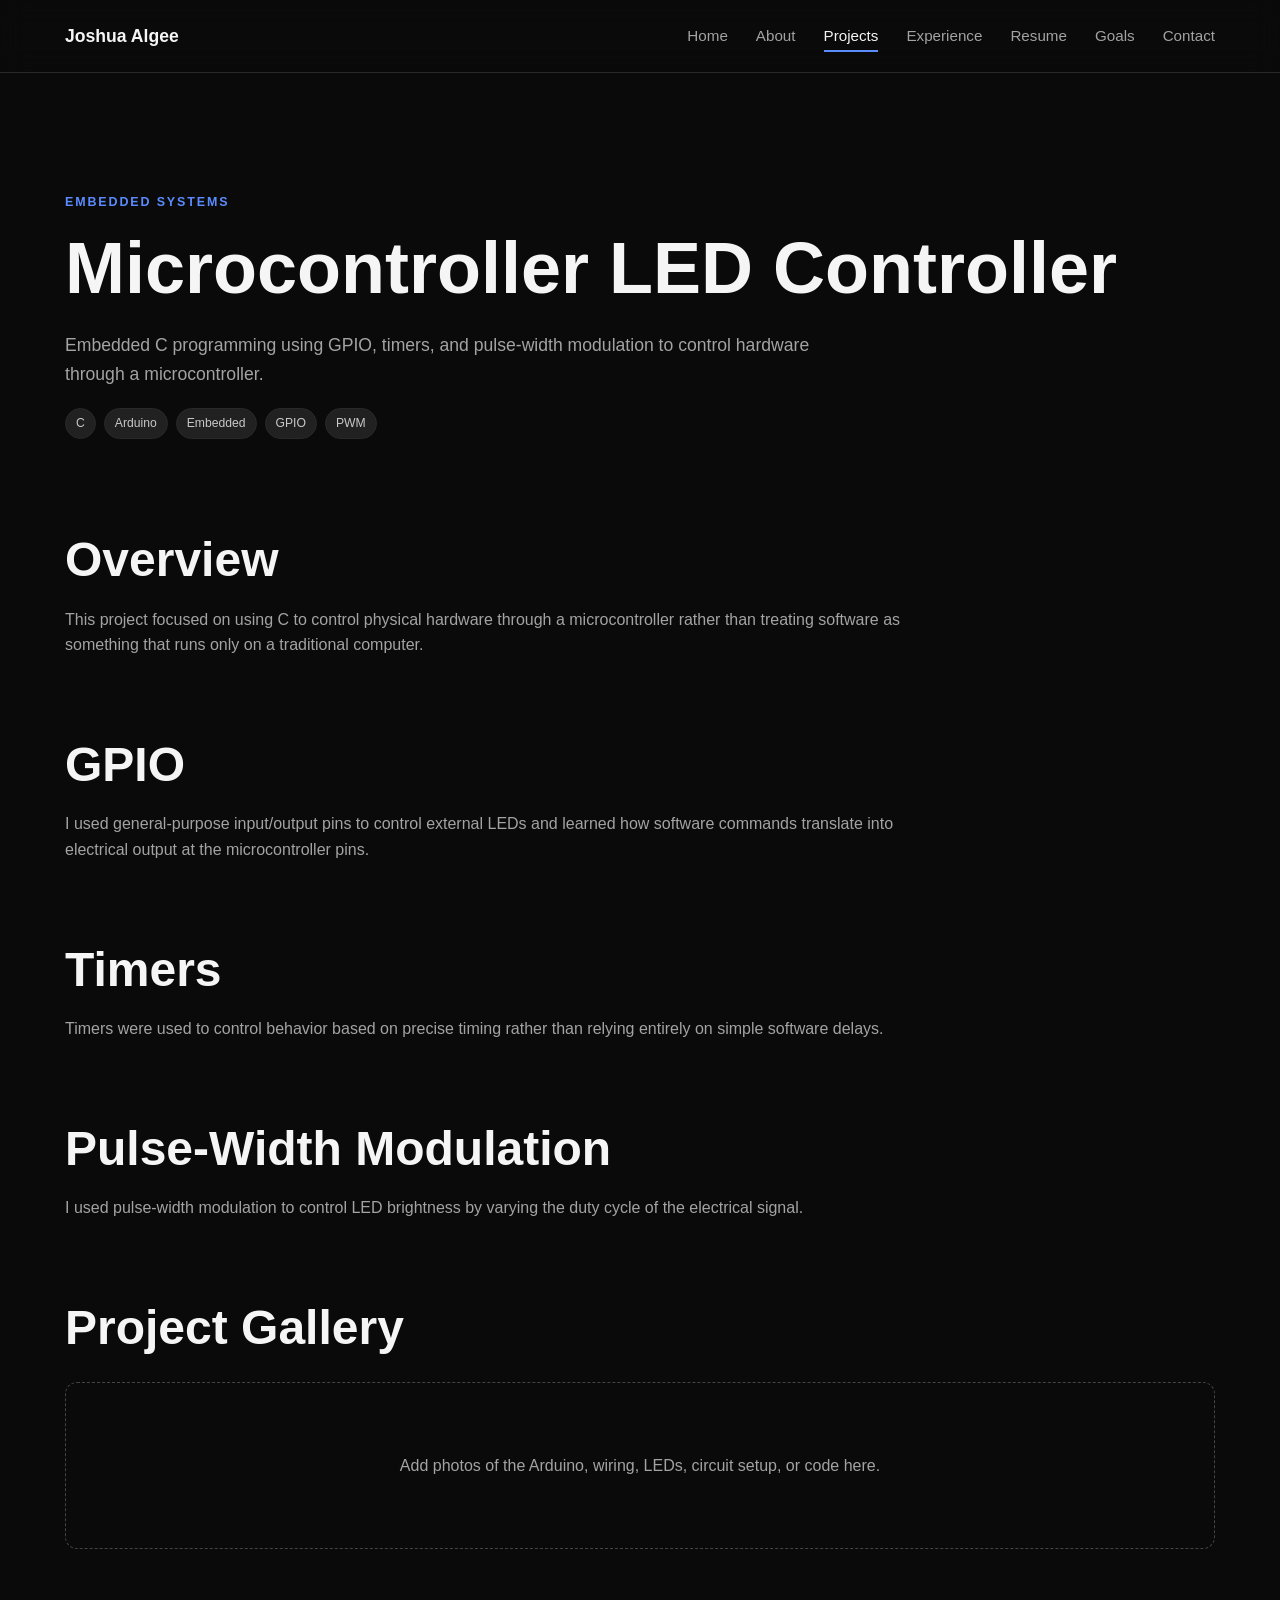
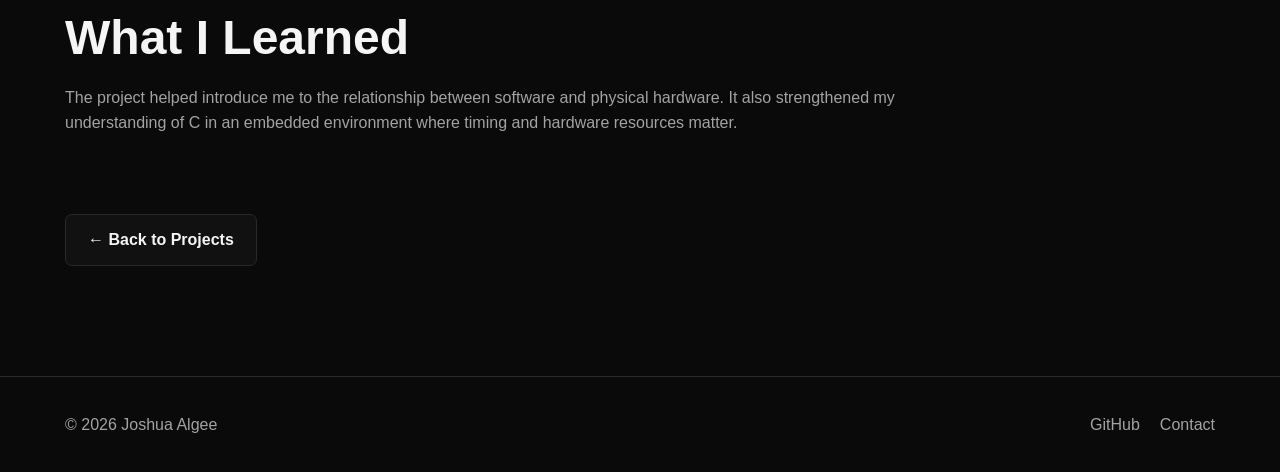
<file: projects/arduino-led-controller.html>
<!DOCTYPE html>
<html lang="en">

<head>
    <meta charset="UTF-8">

    <meta
        name="viewport"
        content="width=device-width, initial-scale=1.0"
    >

    <title>Microcontroller LED Controller | Joshua Algee</title>

    <link rel="stylesheet" href="../styles.css">
</head>


<body data-page="projects">

<header class="site-header">

    <nav class="navbar container">

        <a class="logo" href="../index.html">
            Joshua Algee
        </a>

        <button
            class="menu-button"
            id="menu-button"
            aria-label="Open navigation menu"
        >
            ☰
        </button>

        <ul class="nav-links" id="nav-links">

            <li><a data-nav="home" href="../index.html">Home</a></li>
            <li><a data-nav="about" href="../about.html">About</a></li>
            <li><a data-nav="projects" href="../projects.html">Projects</a></li>
            <li><a data-nav="experience" href="../experience.html">Experience</a></li>
            <li><a data-nav="resume" href="../resume.html">Resume</a></li>
            <li><a data-nav="goals" href="../goals.html">Goals</a></li>
            <li><a data-nav="contact" href="../contact.html">Contact</a></li>

        </ul>

    </nav>

</header>


<main>

    <section class="project-detail-header">

        <div class="container">

            <p class="eyebrow">
                EMBEDDED SYSTEMS
            </p>

            <h1>
                Microcontroller LED Controller
            </h1>

            <p>
                Embedded C programming using GPIO, timers,
                and pulse-width modulation to control
                hardware through a microcontroller.
            </p>

            <div class="tags">
                <span>C</span>
                <span>Arduino</span>
                <span>Embedded</span>
                <span>GPIO</span>
                <span>PWM</span>
            </div>

        </div>

    </section>


    <section class="content-section">

        <div class="container">

            <div class="project-section">

                <h2>
                    Overview
                </h2>

                <p>
                    This project focused on using C to control physical
                    hardware through a microcontroller rather than
                    treating software as something that runs only
                    on a traditional computer.
                </p>

            </div>


            <div class="project-section">

                <h2>
                    GPIO
                </h2>

                <p>
                    I used general-purpose input/output pins to control
                    external LEDs and learned how software commands
                    translate into electrical output at the
                    microcontroller pins.
                </p>

            </div>


            <div class="project-section">

                <h2>
                    Timers
                </h2>

                <p>
                    Timers were used to control behavior based on
                    precise timing rather than relying entirely
                    on simple software delays.
                </p>

            </div>


            <div class="project-section">

                <h2>
                    Pulse-Width Modulation
                </h2>

                <p>
                    I used pulse-width modulation to control LED
                    brightness by varying the duty cycle of the
                    electrical signal.
                </p>

            </div>


            <div class="project-section">

                <h2>
                    Project Gallery
                </h2>

                <div class="project-placeholder">
                    Add photos of the Arduino, wiring,
                    LEDs, circuit setup, or code here.
                </div>

            </div>


            <div class="project-section">

                <h2>
                    What I Learned
                </h2>

                <p>
                    The project helped introduce me to the relationship
                    between software and physical hardware. It also
                    strengthened my understanding of C in an embedded
                    environment where timing and hardware resources matter.
                </p>

            </div>


            <a
                href="../projects.html"
                class="button secondary-button"
            >
                ← Back to Projects
            </a>

        </div>

    </section>

</main>


<footer>

    <div class="container footer-content">

        <p>
            © <span id="year"></span> Joshua Algee
        </p>

        <div class="footer-links">

            <a
                href="https://github.com/joshua-algee"
                target="_blank"
                rel="noopener noreferrer"
            >
                GitHub
            </a>

            <a href="../contact.html">
                Contact
            </a>

        </div>

    </div>

</footer>


<script src="../script.js"></script>

</body>

</html>
</file>
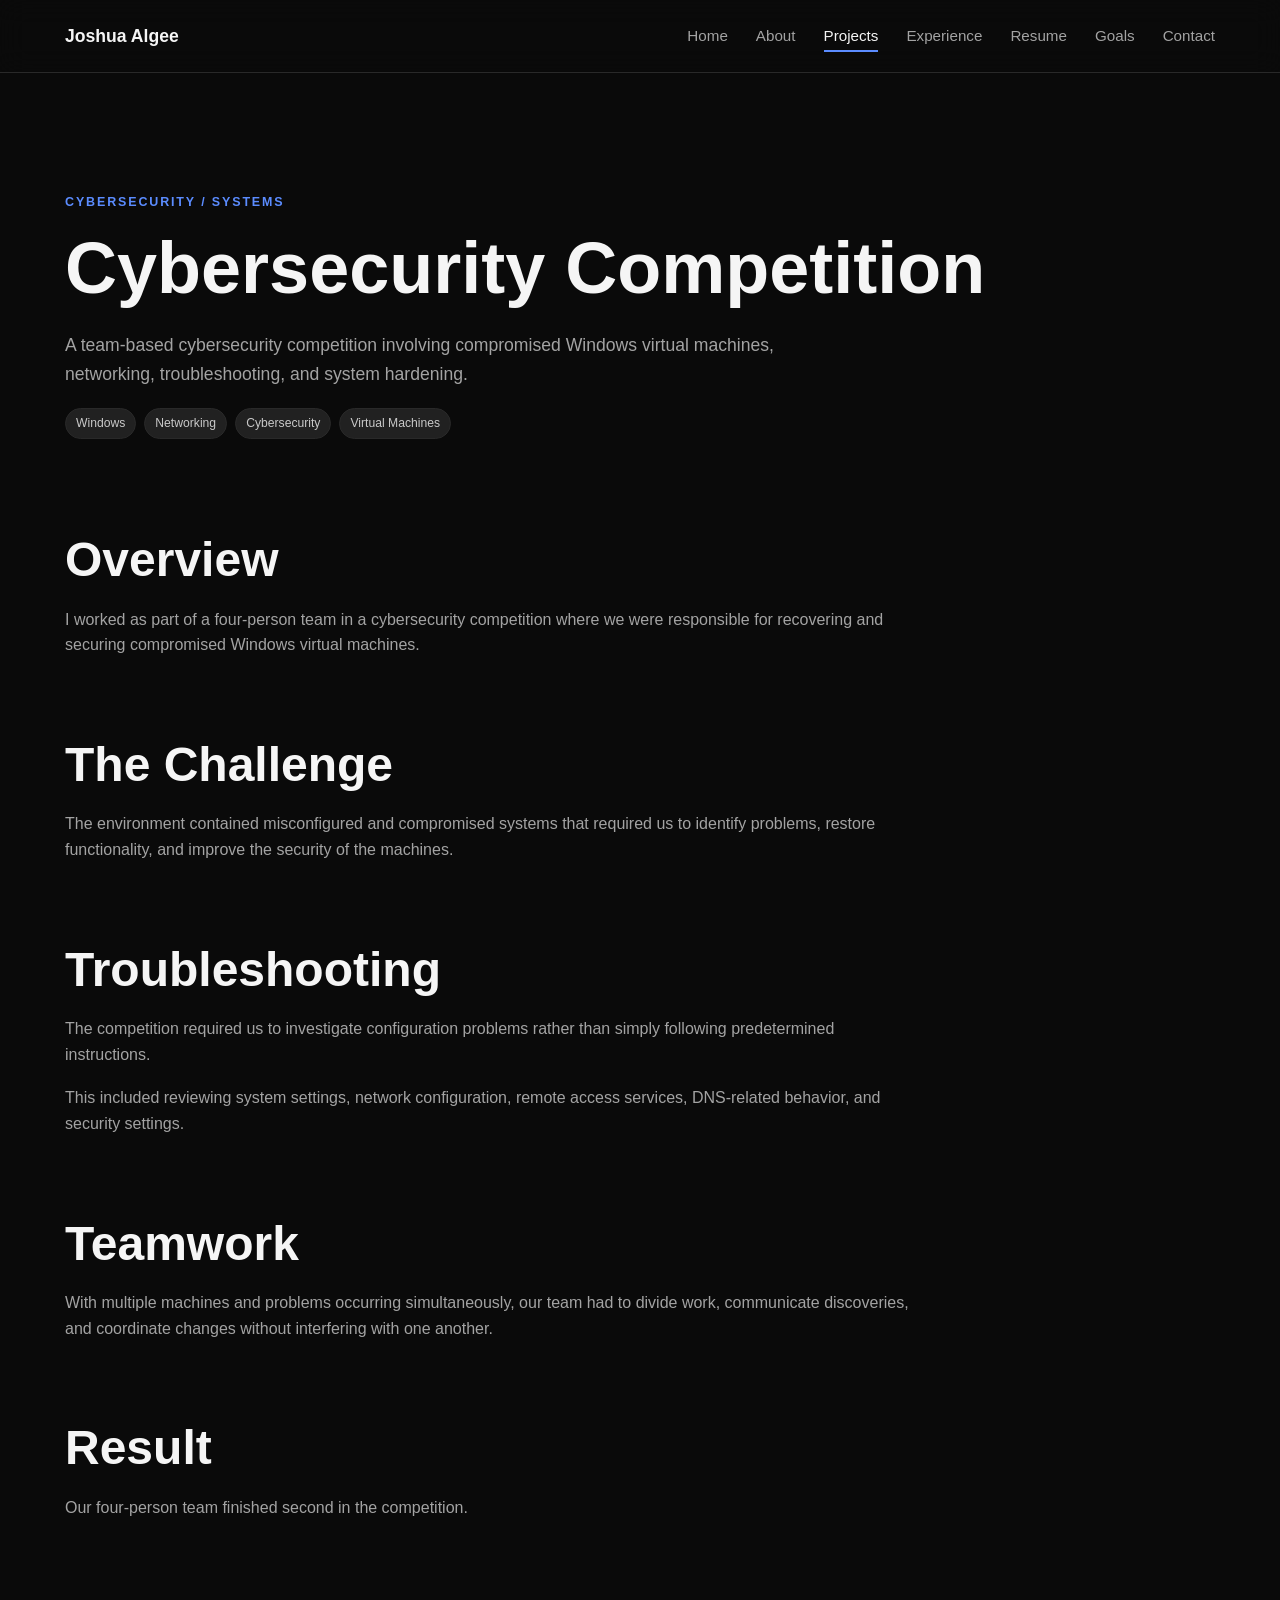
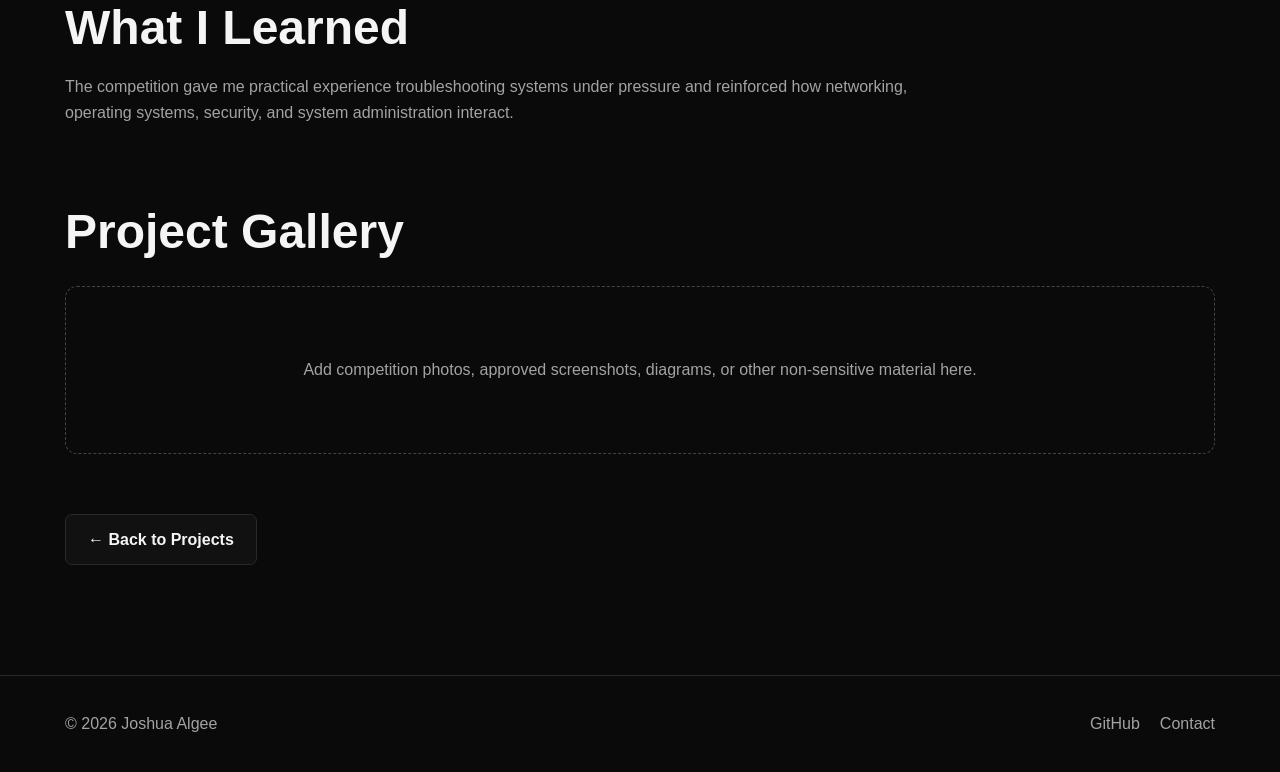
<file: projects/cybersecurity-competition.html>
<!DOCTYPE html>
<html lang="en">

<head>
    <meta charset="UTF-8">

    <meta
        name="viewport"
        content="width=device-width, initial-scale=1.0"
    >

    <title>Cybersecurity Competition | Joshua Algee</title>

    <link rel="stylesheet" href="../styles.css">
</head>


<body data-page="projects">

<header class="site-header">

    <nav class="navbar container">

        <a class="logo" href="../index.html">
            Joshua Algee
        </a>

        <button
            class="menu-button"
            id="menu-button"
            aria-label="Open navigation menu"
        >
            ☰
        </button>

        <ul class="nav-links" id="nav-links">

            <li><a data-nav="home" href="../index.html">Home</a></li>
            <li><a data-nav="about" href="../about.html">About</a></li>
            <li><a data-nav="projects" href="../projects.html">Projects</a></li>
            <li><a data-nav="experience" href="../experience.html">Experience</a></li>
            <li><a data-nav="resume" href="../resume.html">Resume</a></li>
            <li><a data-nav="goals" href="../goals.html">Goals</a></li>
            <li><a data-nav="contact" href="../contact.html">Contact</a></li>

        </ul>

    </nav>

</header>


<main>

    <section class="project-detail-header">

        <div class="container">

            <p class="eyebrow">
                CYBERSECURITY / SYSTEMS
            </p>

            <h1>
                Cybersecurity Competition
            </h1>

            <p>
                A team-based cybersecurity competition involving
                compromised Windows virtual machines,
                networking, troubleshooting, and system hardening.
            </p>

            <div class="tags">
                <span>Windows</span>
                <span>Networking</span>
                <span>Cybersecurity</span>
                <span>Virtual Machines</span>
            </div>

        </div>

    </section>


    <section class="content-section">

        <div class="container">

            <div class="project-section">

                <h2>
                    Overview
                </h2>

                <p>
                    I worked as part of a four-person team in a
                    cybersecurity competition where we were responsible
                    for recovering and securing compromised
                    Windows virtual machines.
                </p>

            </div>


            <div class="project-section">

                <h2>
                    The Challenge
                </h2>

                <p>
                    The environment contained misconfigured and
                    compromised systems that required us to identify
                    problems, restore functionality, and improve
                    the security of the machines.
                </p>

            </div>


            <div class="project-section">

                <h2>
                    Troubleshooting
                </h2>

                <p>
                    The competition required us to investigate
                    configuration problems rather than simply
                    following predetermined instructions.
                </p>

                <p>
                    This included reviewing system settings,
                    network configuration, remote access services,
                    DNS-related behavior, and security settings.
                </p>

            </div>


            <div class="project-section">

                <h2>
                    Teamwork
                </h2>

                <p>
                    With multiple machines and problems occurring
                    simultaneously, our team had to divide work,
                    communicate discoveries, and coordinate changes
                    without interfering with one another.
                </p>

            </div>


            <div class="project-section">

                <h2>
                    Result
                </h2>

                <p>
                    Our four-person team finished second in the competition.
                </p>

            </div>


            <div class="project-section">

                <h2>
                    What I Learned
                </h2>

                <p>
                    The competition gave me practical experience
                    troubleshooting systems under pressure and reinforced
                    how networking, operating systems, security,
                    and system administration interact.
                </p>

            </div>


            <div class="project-section">

                <h2>
                    Project Gallery
                </h2>

                <div class="project-placeholder">
                    Add competition photos, approved screenshots,
                    diagrams, or other non-sensitive material here.
                </div>

            </div>


            <a
                href="../projects.html"
                class="button secondary-button"
            >
                ← Back to Projects
            </a>

        </div>

    </section>

</main>


<footer>

    <div class="container footer-content">

        <p>
            © <span id="year"></span> Joshua Algee
        </p>

        <div class="footer-links">

            <a
                href="https://github.com/joshua-algee"
                target="_blank"
                rel="noopener noreferrer"
            >
                GitHub
            </a>

            <a href="../contact.html">
                Contact
            </a>

        </div>

    </div>

</footer>


<script src="../script.js"></script>

</body>

</html>
</file>
<file: styles.css>
/* ========================================
   VARIABLES
======================================== */

:root {
    --background: #0a0a0a;
    --background-secondary: #111111;
    --card-background: #161616;

    --text-primary: #f5f5f5;
    --text-secondary: #a3a3a3;

    --border: #292929;

    --accent: #5b8cff;
    --accent-hover: #7aa1ff;

    --max-width: 1150px;
}


/* ========================================
   RESET
======================================== */

* {
    margin: 0;
    padding: 0;
    box-sizing: border-box;
}


html {
    scroll-behavior: smooth;
}


body {
    font-family:
        Inter,
        -apple-system,
        BlinkMacSystemFont,
        "Segoe UI",
        Roboto,
        Helvetica,
        Arial,
        sans-serif;

    background-color: var(--background);
    color: var(--text-primary);

    line-height: 1.6;
}


a {
    color: inherit;
    text-decoration: none;
}


img {
    display: block;
    max-width: 100%;
}


/* ========================================
   CONTAINER
======================================== */

.container {
    width: min(90%, var(--max-width));
    margin: 0 auto;
}


/* ========================================
   NAVIGATION
======================================== */

.site-header {
    position: sticky;
    top: 0;
    z-index: 1000;

    background: rgba(10, 10, 10, 0.9);

    backdrop-filter: blur(14px);
    -webkit-backdrop-filter: blur(14px);

    border-bottom: 1px solid var(--border);
}


.navbar {
    min-height: 72px;

    display: flex;
    justify-content: space-between;
    align-items: center;
}


.logo {
    font-size: 1.1rem;
    font-weight: 700;

    transition: color 0.2s ease;
}


.logo:hover {
    color: var(--accent);
}


.nav-links {
    display: flex;
    align-items: center;
    gap: 28px;

    list-style: none;
}


.nav-links a {
    color: var(--text-secondary);

    font-size: 0.95rem;

    transition: color 0.2s ease;
}


.nav-links a:hover,
.nav-links a.active {
    color: var(--text-primary);
}


.nav-links a.active {
    position: relative;
}


.nav-links a.active::after {
    content: "";

    position: absolute;

    left: 0;
    bottom: -8px;

    width: 100%;
    height: 2px;

    background: var(--accent);
}


.menu-button {
    display: none;

    background: none;
    border: none;

    color: var(--text-primary);

    font-size: 1.6rem;

    cursor: pointer;
}


/* ========================================
   TYPOGRAPHY
======================================== */

h1,
h2,
h3 {
    line-height: 1.2;
}


h1 {
    font-size: clamp(3rem, 8vw, 5.5rem);
}


h2 {
    font-size: clamp(2rem, 4vw, 3rem);
}


h3 {
    font-size: 1.35rem;
}


p {
    color: var(--text-secondary);
}


.eyebrow {
    color: var(--accent);

    font-size: 0.78rem;
    font-weight: 700;

    letter-spacing: 0.15em;

    margin-bottom: 12px;
}


.highlight {
    color: var(--text-primary);
}


/* ========================================
   HERO
======================================== */

.hero {
    min-height: 82vh;

    display: flex;
    align-items: center;
}


.hero-content {
    padding: 100px 0;
}


.hero h1 {
    margin-bottom: 10px;
}


.hero h2 {
    max-width: 900px;

    color: var(--text-secondary);

    font-weight: 500;

    margin-bottom: 28px;
}


.hero-description {
    max-width: 700px;

    font-size: 1.1rem;

    margin-bottom: 35px;
}


.hero-buttons {
    display: flex;
    flex-wrap: wrap;

    gap: 14px;
}


/* ========================================
   BUTTONS
======================================== */

.button {
    display: inline-block;

    padding: 12px 22px;

    border-radius: 7px;

    font-weight: 600;

    transition:
        transform 0.2s ease,
        background 0.2s ease,
        border-color 0.2s ease;
}


.button:hover {
    transform: translateY(-2px);
}


.primary-button {
    background: var(--accent);
    color: white;
}


.primary-button:hover {
    background: var(--accent-hover);
}


.secondary-button {
    border: 1px solid var(--border);

    background: var(--background-secondary);
}


.secondary-button:hover {
    background: #1c1c1c;

    border-color: #444444;
}


/* ========================================
   SECTIONS
======================================== */

.section {
    padding: 110px 0;
}


.alternate-section {
    background: var(--background-secondary);
}


.section-heading {
    max-width: 700px;

    margin-bottom: 50px;
}


.section-heading h2 {
    margin-bottom: 15px;
}


/* ========================================
   PAGE HEADERS
======================================== */

.page-header {
    padding: 120px 0 70px;
}


.page-header h1 {
    font-size: clamp(2.8rem, 7vw, 4.5rem);

    margin-bottom: 20px;
}


.page-header p {
    max-width: 750px;

    font-size: 1.1rem;
}


/* ========================================
   GENERAL CONTENT
======================================== */

.content-section {
    padding-bottom: 110px;
}


.content-section h2 {
    margin-top: 60px;
    margin-bottom: 20px;
}


.content-section h2:first-child {
    margin-top: 0;
}


.content-section h3 {
    margin-top: 35px;
    margin-bottom: 10px;
}


.content-section p {
    max-width: 850px;

    margin-bottom: 18px;
}


.content-section ul {
    max-width: 850px;

    margin-left: 22px;
    margin-bottom: 25px;

    color: var(--text-secondary);
}


.content-section li {
    margin-bottom: 8px;
}


/* ========================================
   PROJECT GRID
======================================== */

.project-grid {
    display: grid;

    grid-template-columns:
        repeat(auto-fit, minmax(280px, 1fr));

    gap: 22px;
}


.project-card {
    border: 1px solid var(--border);

    background: var(--card-background);

    border-radius: 12px;

    overflow: hidden;

    transition:
        transform 0.2s ease,
        border-color 0.2s ease;
}


.project-card:hover {
    transform: translateY(-5px);

    border-color: #444444;
}


.project-content {
    padding: 28px;
}


.project-type {
    color: var(--accent);

    font-size: 0.7rem;
    font-weight: 700;

    letter-spacing: 0.1em;

    margin-bottom: 10px;
}


.project-content h3 {
    margin-bottom: 14px;
}


.project-content p {
    margin-bottom: 20px;
}


/* ========================================
   TAGS
======================================== */

.tags {
    display: flex;
    flex-wrap: wrap;

    gap: 8px;

    margin-top: 20px;
    margin-bottom: 22px;
}


.tags span {
    background: #212121;

    border: 1px solid var(--border);

    color: #c9c9c9;

    padding: 5px 10px;

    border-radius: 20px;

    font-size: 0.76rem;
}


/* ========================================
   PROJECT LINKS
======================================== */

.project-links {
    display: flex;
    flex-wrap: wrap;

    gap: 20px;
}


.text-link {
    color: var(--accent);

    font-weight: 600;
}


.text-link:hover {
    color: var(--accent-hover);
}


.center-button {
    margin-top: 40px;

    text-align: center;
}


/* ========================================
   SKILLS GRID
======================================== */

.skills-grid {
    display: grid;

    grid-template-columns:
        repeat(auto-fit, minmax(220px, 1fr));

    gap: 20px;
}


.skill-card {
    padding: 26px;

    border: 1px solid var(--border);

    border-radius: 10px;

    background: var(--card-background);
}


.skill-card h3 {
    margin-bottom: 10px;
}


/* ========================================
   EXPERIENCE
======================================== */

.timeline {
    display: flex;
    flex-direction: column;

    gap: 25px;
}


.timeline-item {
    padding: 28px;

    border: 1px solid var(--border);

    border-radius: 12px;

    background: var(--card-background);
}


.timeline-item h3 {
    margin-bottom: 5px;
}


.timeline-meta {
    color: var(--accent);

    font-size: 0.9rem;
    font-weight: 600;

    margin-bottom: 15px;
}


.timeline-item ul {
    margin-left: 20px;

    color: var(--text-secondary);
}


.timeline-item li {
    margin-bottom: 8px;
}


/* ========================================
   RESUME
======================================== */

.resume-section {
    margin-bottom: 60px;
}


.resume-section h2 {
    padding-bottom: 12px;

    margin-bottom: 25px;

    border-bottom: 1px solid var(--border);
}


.resume-entry {
    margin-bottom: 30px;
}


.resume-entry-header {
    display: flex;

    justify-content: space-between;
    align-items: flex-start;

    gap: 20px;

    margin-bottom: 7px;
}


.resume-entry h3 {
    margin-bottom: 4px;
}


.resume-date {
    color: var(--text-secondary);

    white-space: nowrap;
}


.resume-subtitle {
    color: var(--accent);

    margin-bottom: 8px;
}


.resume-actions {
    display: flex;
    flex-wrap: wrap;

    gap: 14px;

    margin-bottom: 60px;
}


/* ========================================
   GOALS
======================================== */

.goal-grid {
    display: grid;

    grid-template-columns:
        repeat(auto-fit, minmax(260px, 1fr));

    gap: 20px;
}


.goal-card {
    border: 1px solid var(--border);

    border-radius: 12px;

    background: var(--card-background);

    padding: 28px;
}


.goal-card h3 {
    margin-bottom: 12px;
}


/* ========================================
   CONTACT
======================================== */

.contact-layout {
    display: grid;

    grid-template-columns: 1fr 1fr;

    gap: 50px;

    align-items: start;
}


.contact-card {
    padding: 30px;

    border: 1px solid var(--border);

    background: var(--card-background);

    border-radius: 12px;

    margin-bottom: 20px;
}


.contact-card h3 {
    margin-bottom: 8px;
}


.contact-card a {
    color: var(--accent);
}


.contact-card a:hover {
    color: var(--accent-hover);
}


.contact-cta {
    text-align: center;

    max-width: 700px;
}


.contact-cta h2 {
    margin-bottom: 15px;
}


.contact-cta p {
    margin-bottom: 28px;
}


/* ========================================
   PROJECT DETAIL
======================================== */

.project-detail-header {
    padding: 120px 0 70px;
}


.project-detail-header h1 {
    font-size: clamp(2.8rem, 7vw, 4.5rem);

    margin-bottom: 20px;
}


.project-detail-header > .container > p:not(.eyebrow) {
    max-width: 800px;

    font-size: 1.1rem;
}


.project-section {
    padding-bottom: 60px;
}


.project-section h2 {
    margin-bottom: 18px;
}


.project-section p {
    max-width: 850px;

    margin-bottom: 18px;
}


.project-section ul {
    margin-left: 22px;

    color: var(--text-secondary);
}


.project-section li {
    margin-bottom: 8px;
}


.project-placeholder {
    padding: 70px 25px;

    border: 1px dashed #444444;

    border-radius: 12px;

    text-align: center;

    color: var(--text-secondary);

    margin-top: 25px;
}


/* ========================================
   FOOTER
======================================== */

footer {
    border-top: 1px solid var(--border);

    padding: 35px 0;
}


.footer-content {
    display: flex;

    justify-content: space-between;
    align-items: center;

    gap: 20px;
}


.footer-links {
    display: flex;

    gap: 20px;
}


.footer-links a {
    color: var(--text-secondary);
}


.footer-links a:hover {
    color: white;
}


/* ========================================
   MOBILE
======================================== */

@media (max-width: 800px) {

    .menu-button {
        display: block;
    }


    .nav-links {
        display: none;

        position: absolute;

        top: 72px;
        left: 0;

        width: 100%;

        flex-direction: column;
        align-items: flex-start;

        padding: 25px 5%;

        background: var(--background);

        border-bottom: 1px solid var(--border);
    }


    .nav-links.open {
        display: flex;
    }


    .nav-links a.active::after {
        display: none;
    }


    .hero {
        min-height: auto;
    }


    .hero-content {
        padding: 90px 0;
    }


    .section {
        padding: 80px 0;
    }


    .page-header,
    .project-detail-header {
        padding: 90px 0 60px;
    }


    .contact-layout {
        grid-template-columns: 1fr;
    }


    .resume-entry-header {
        flex-direction: column;

        gap: 4px;
    }


    .footer-content {
        flex-direction: column;

        text-align: center;
    }

}
</file>
